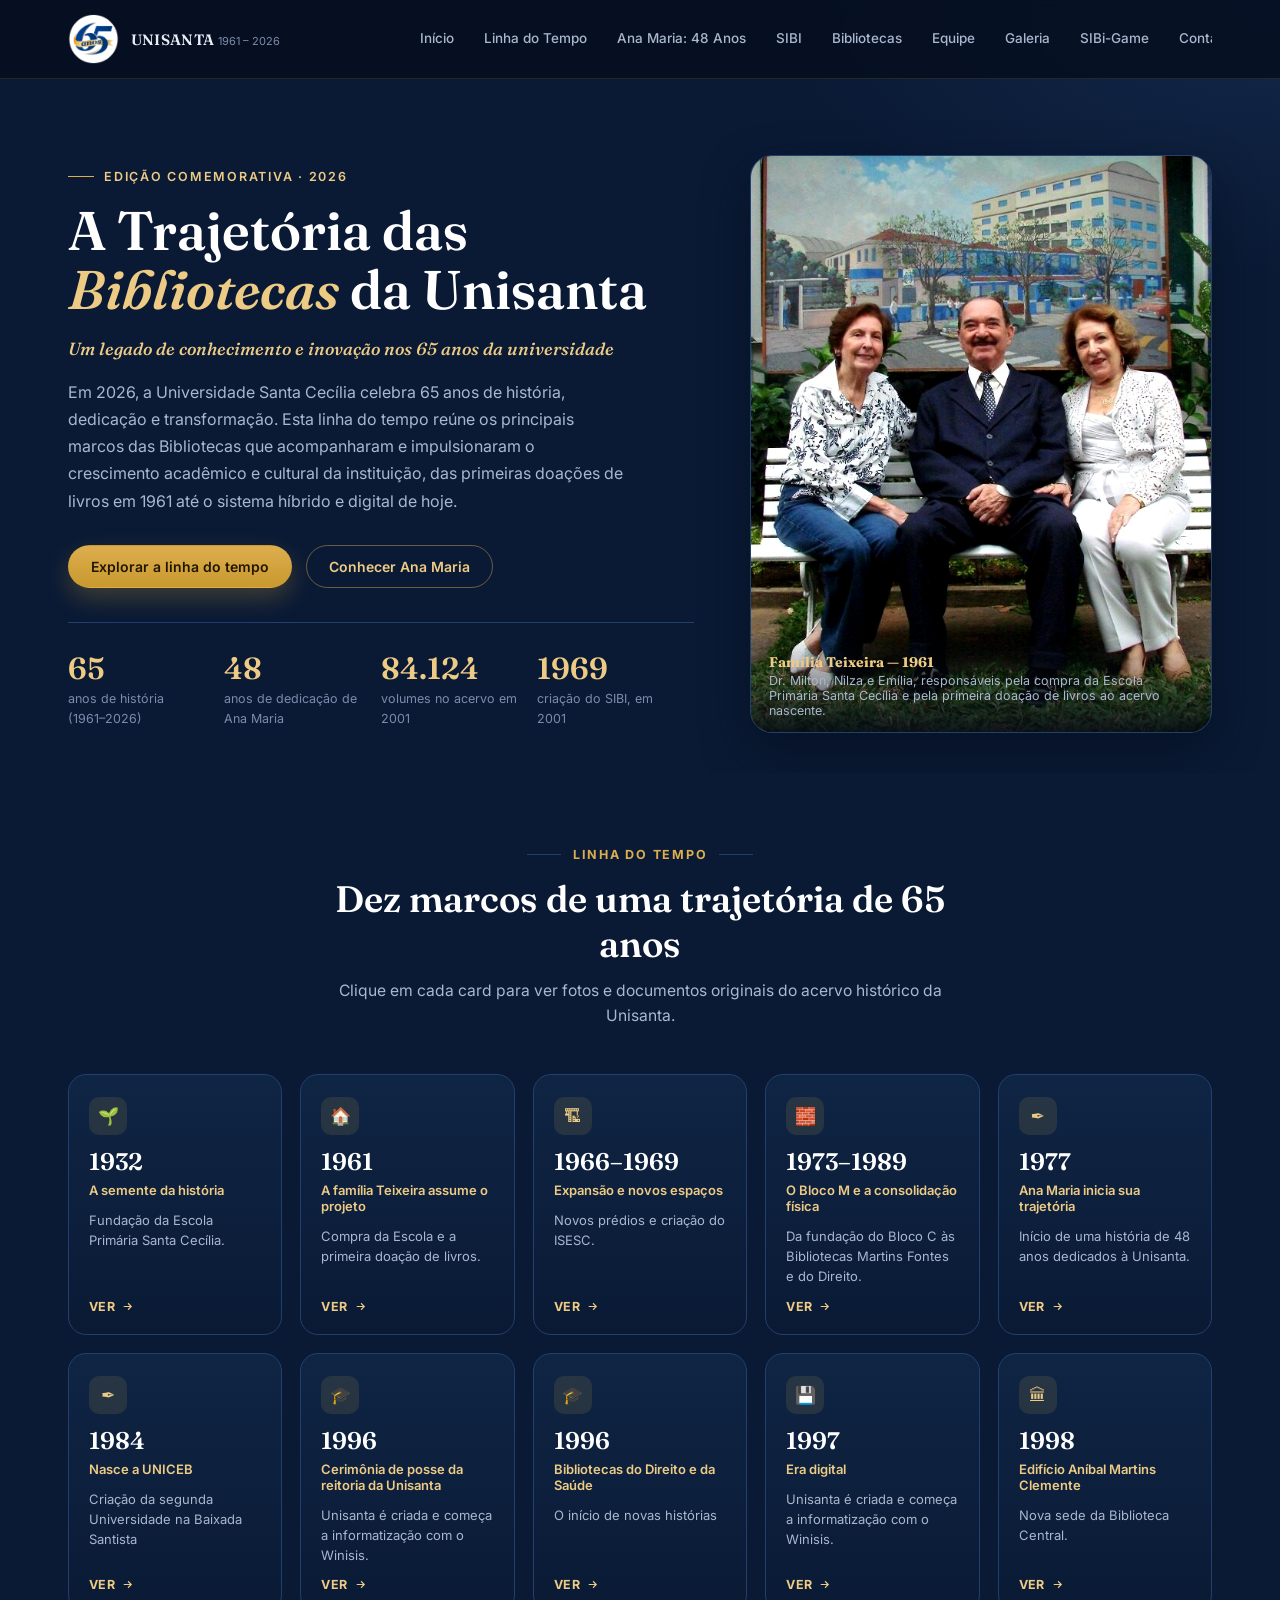
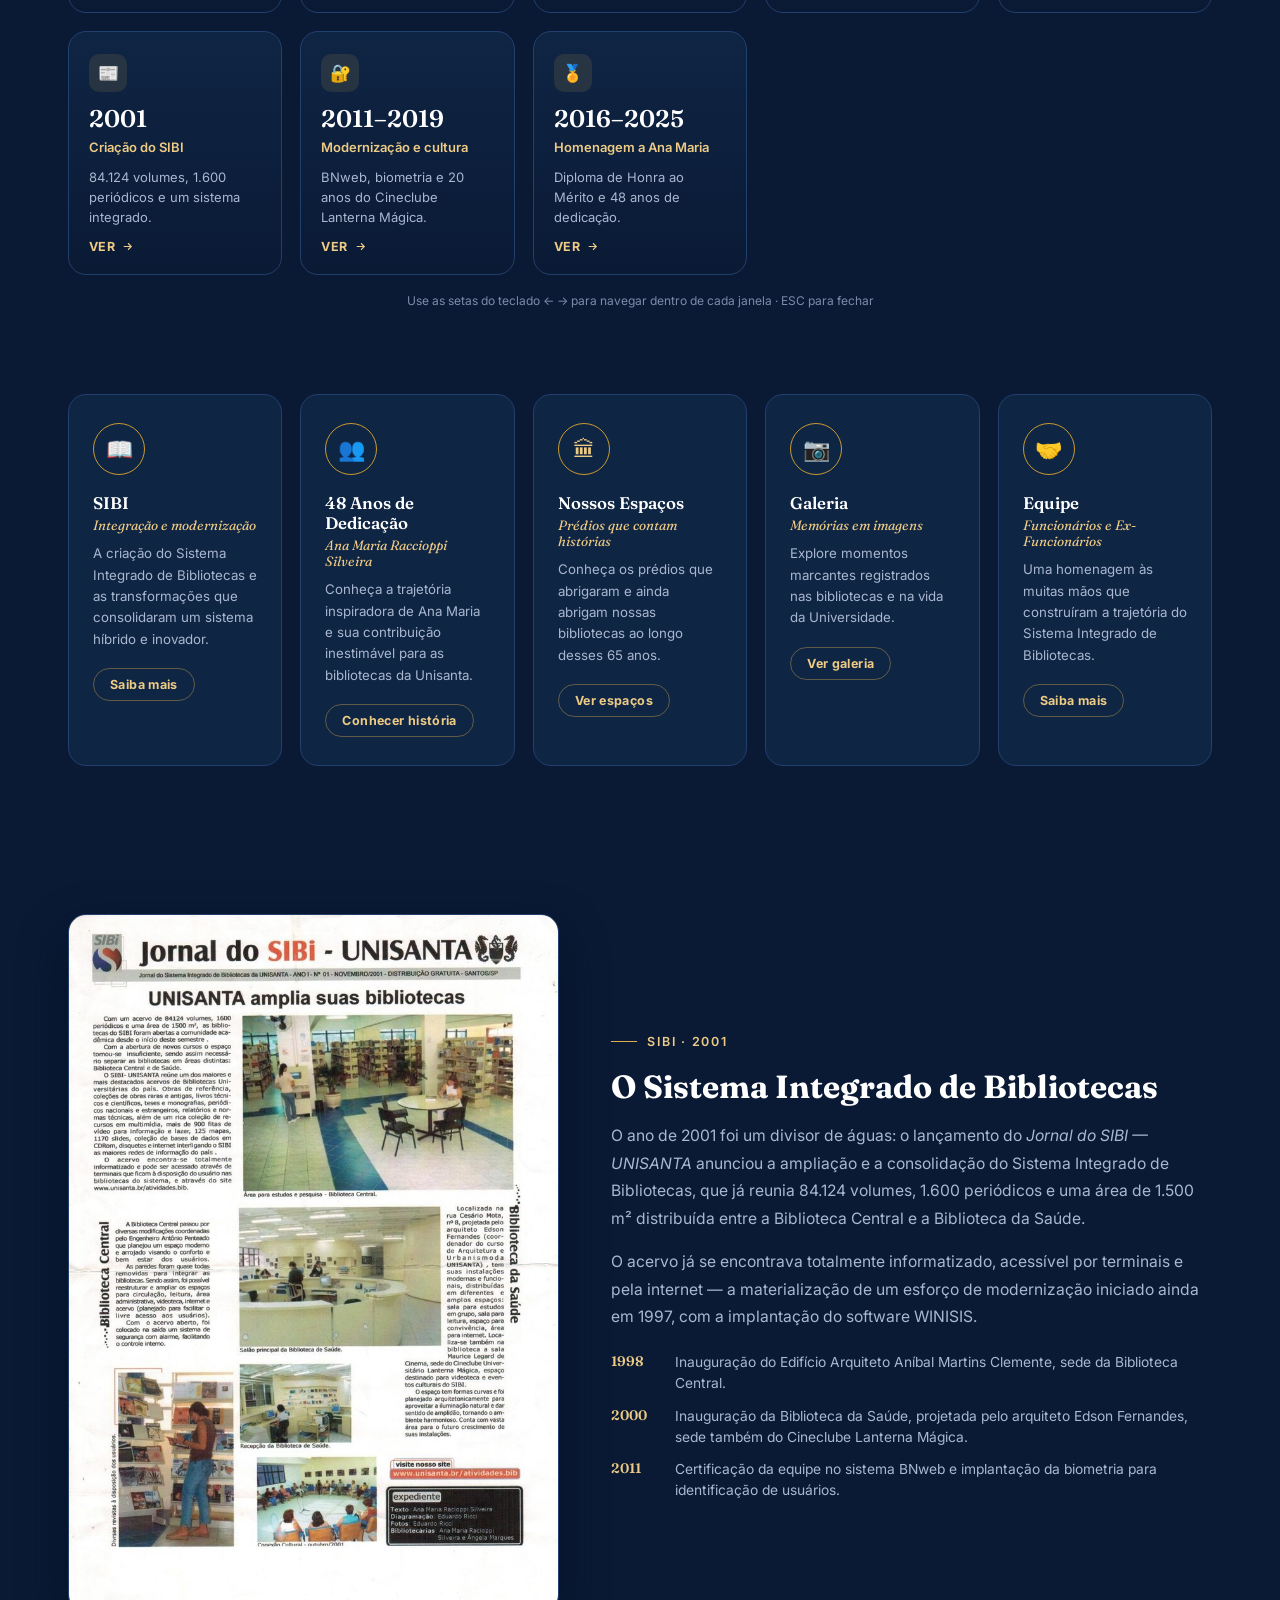
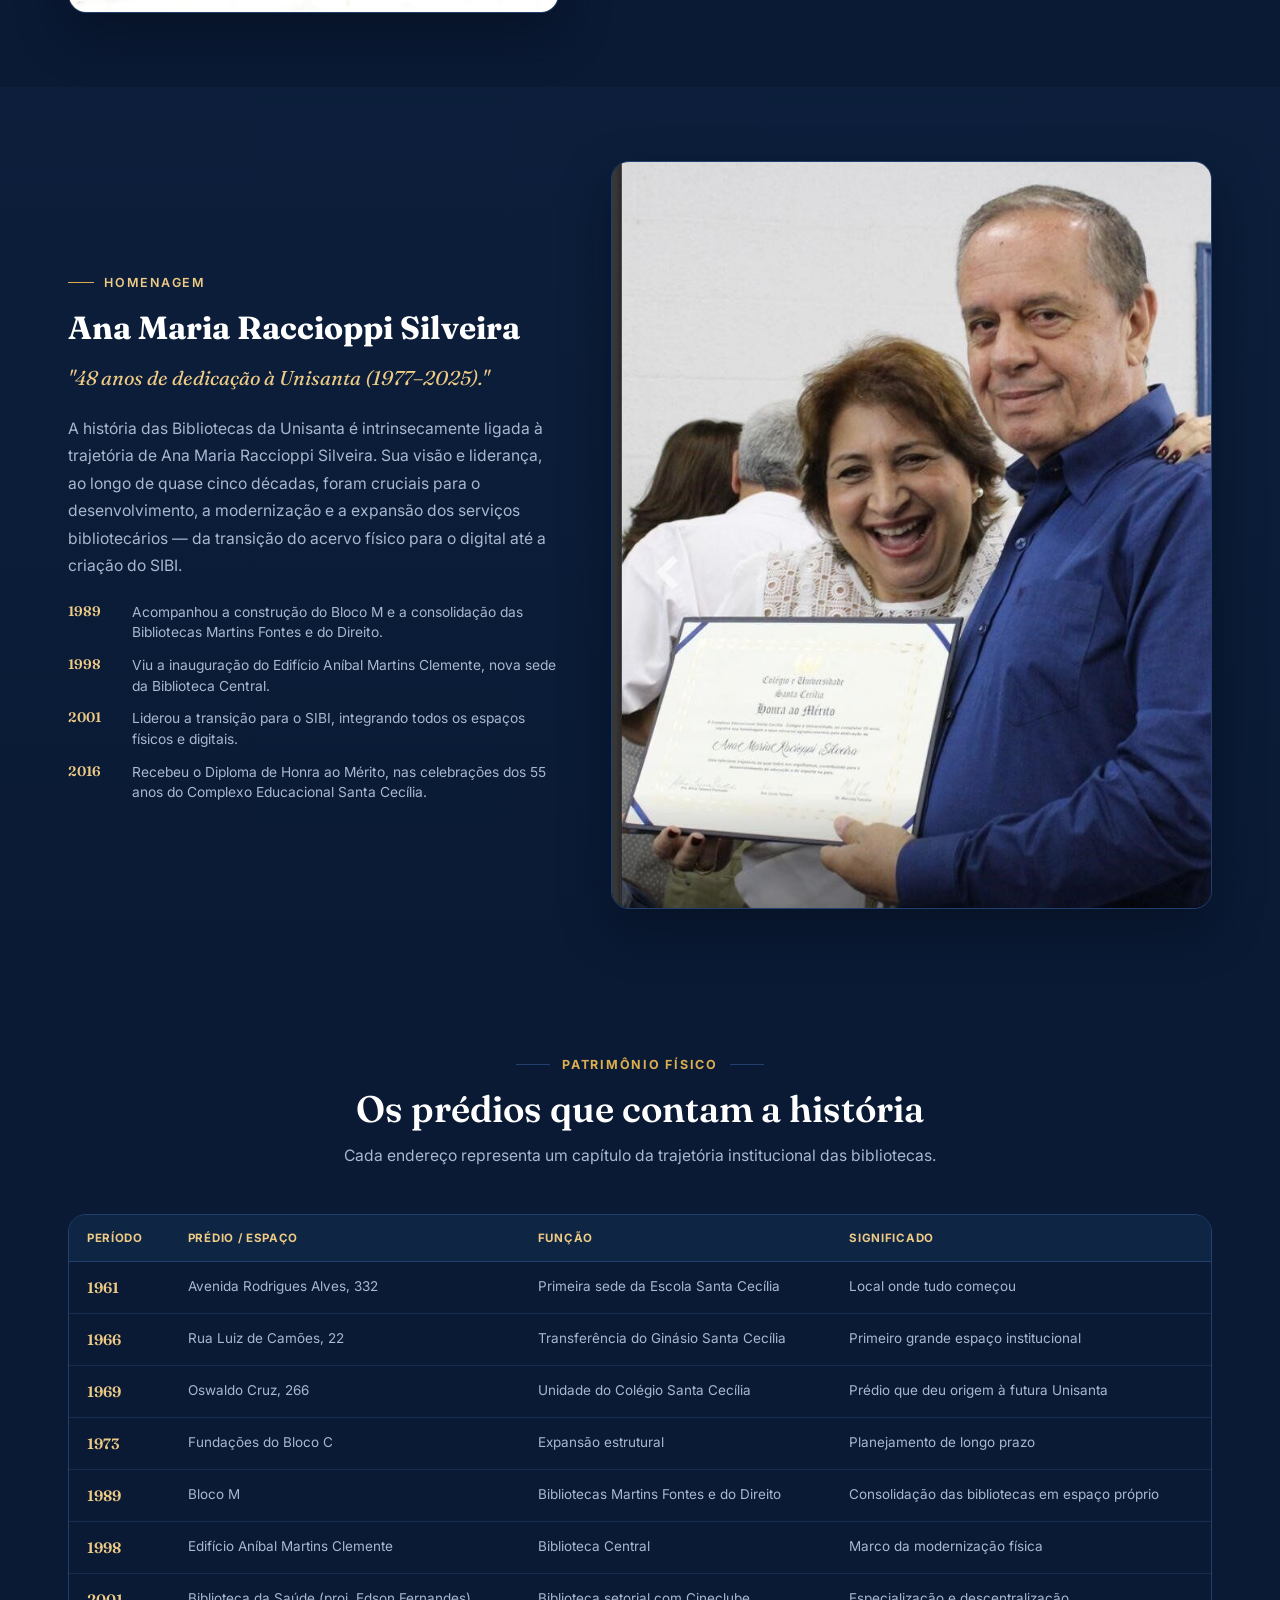
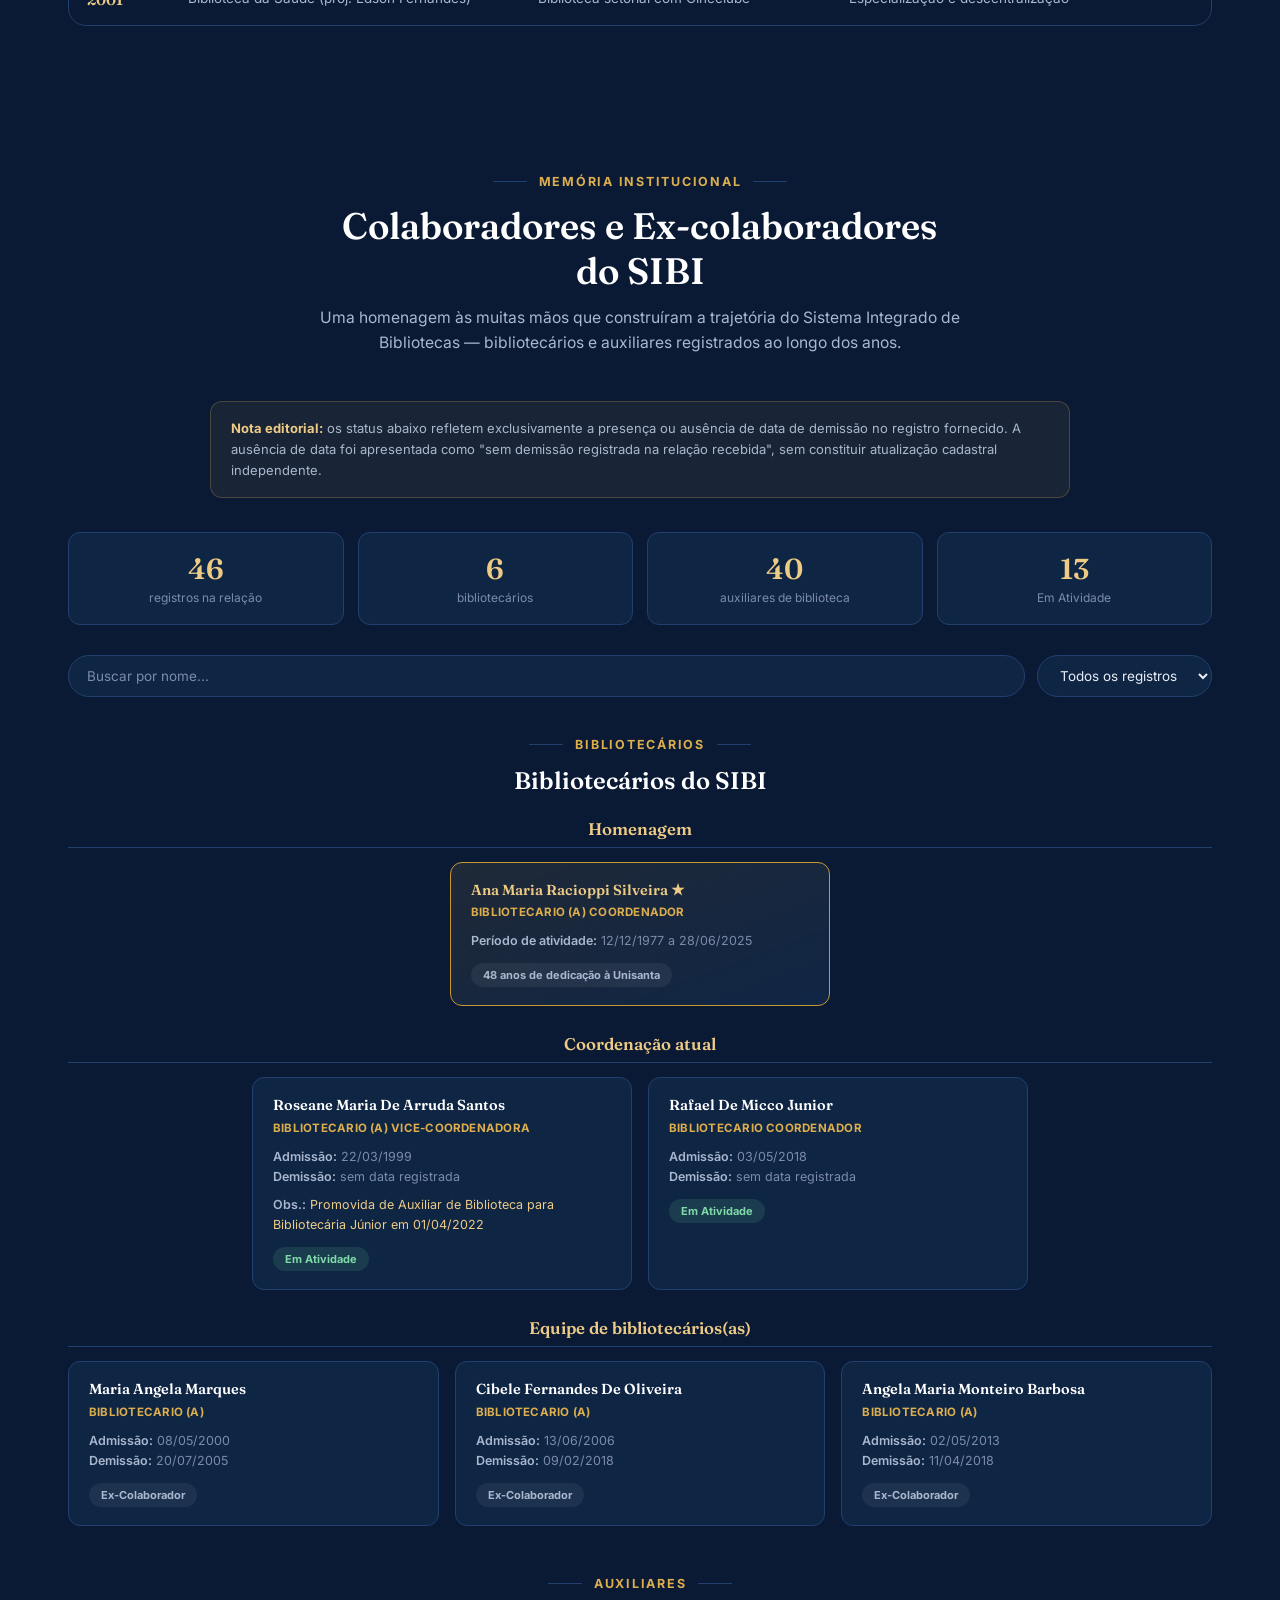
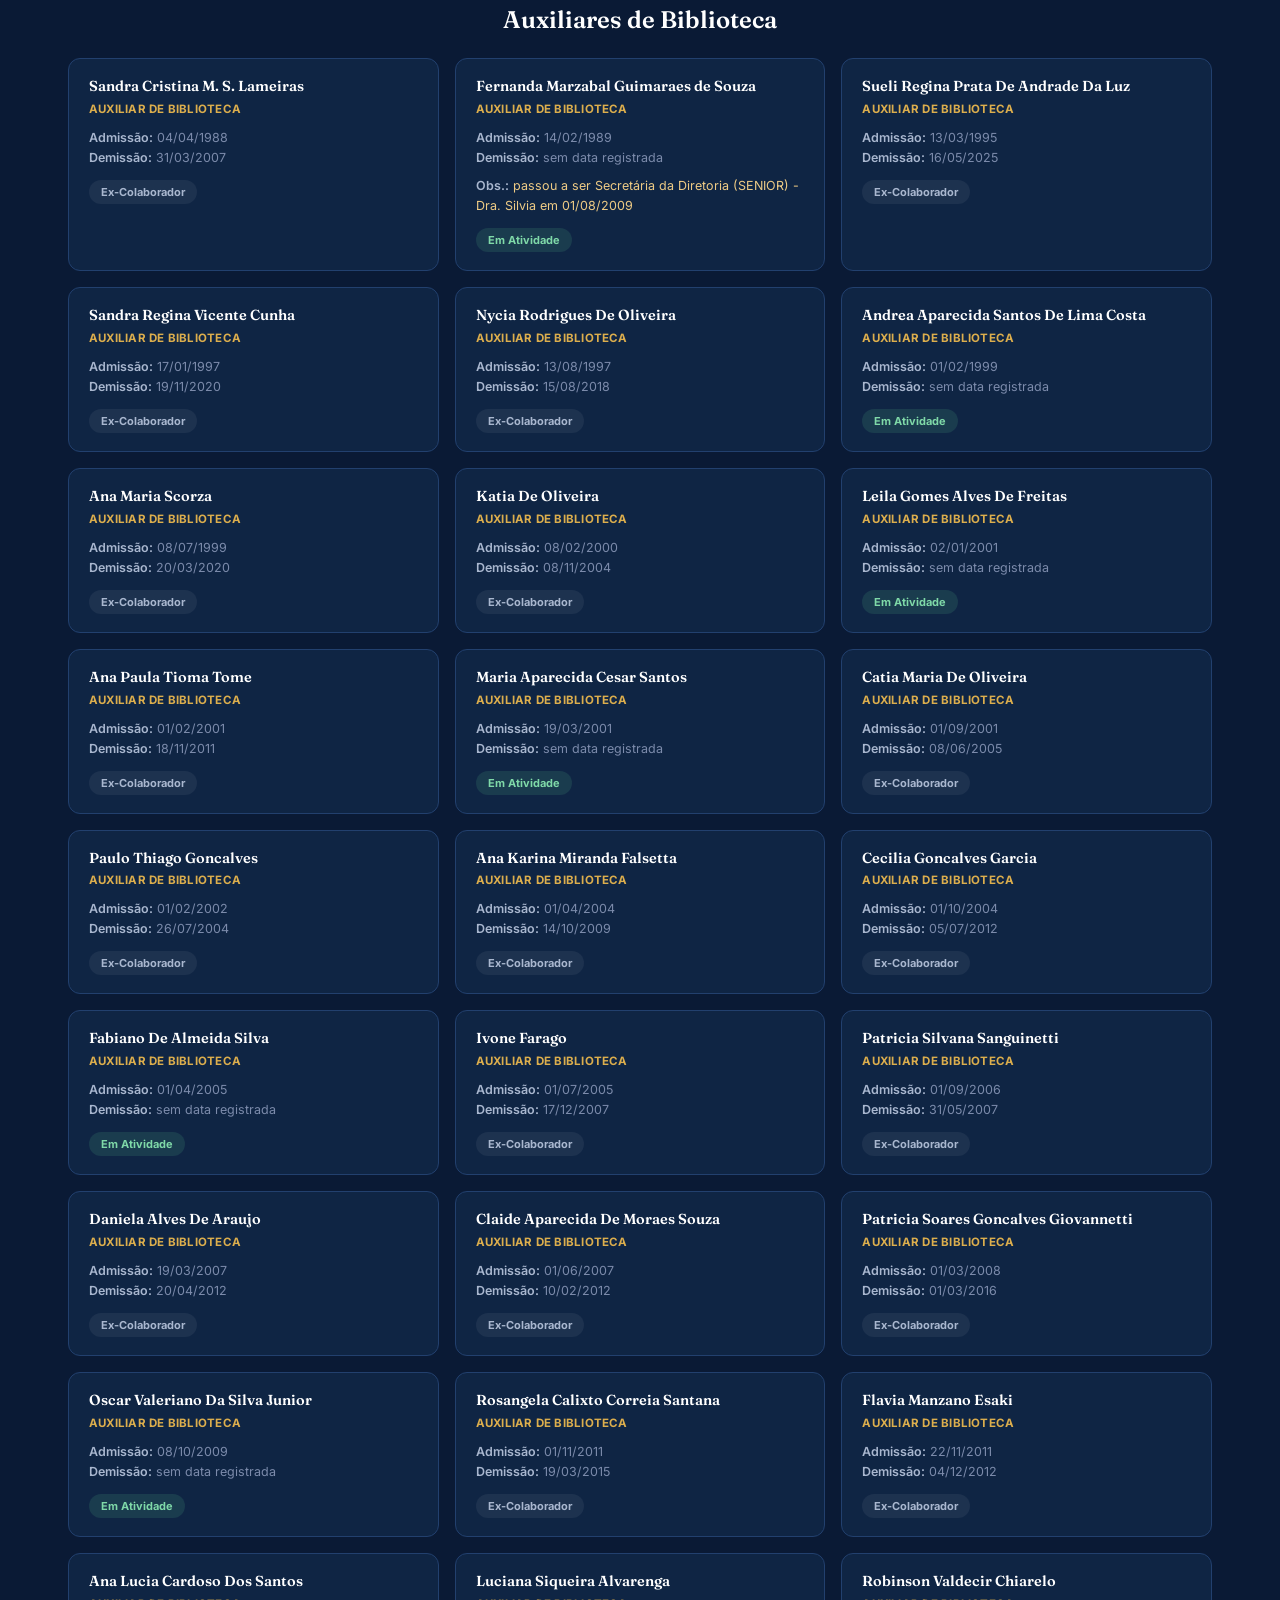
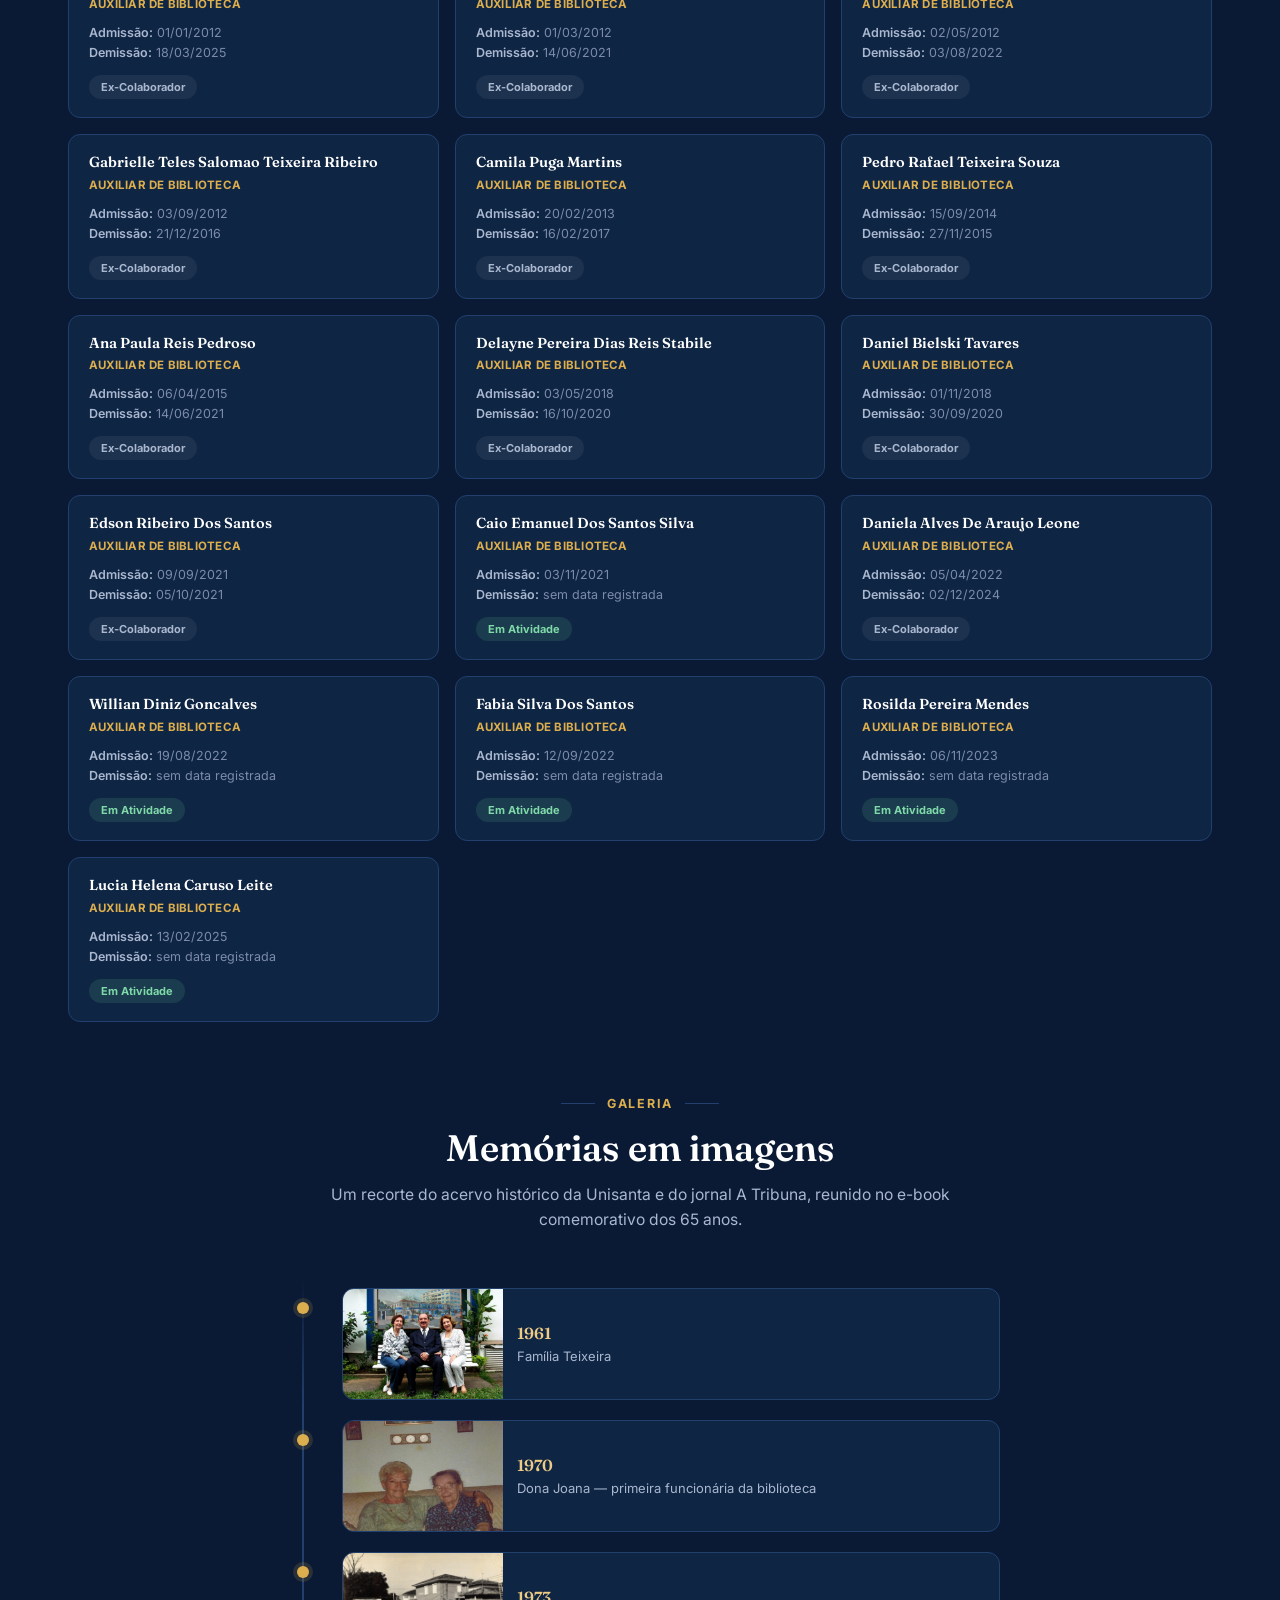
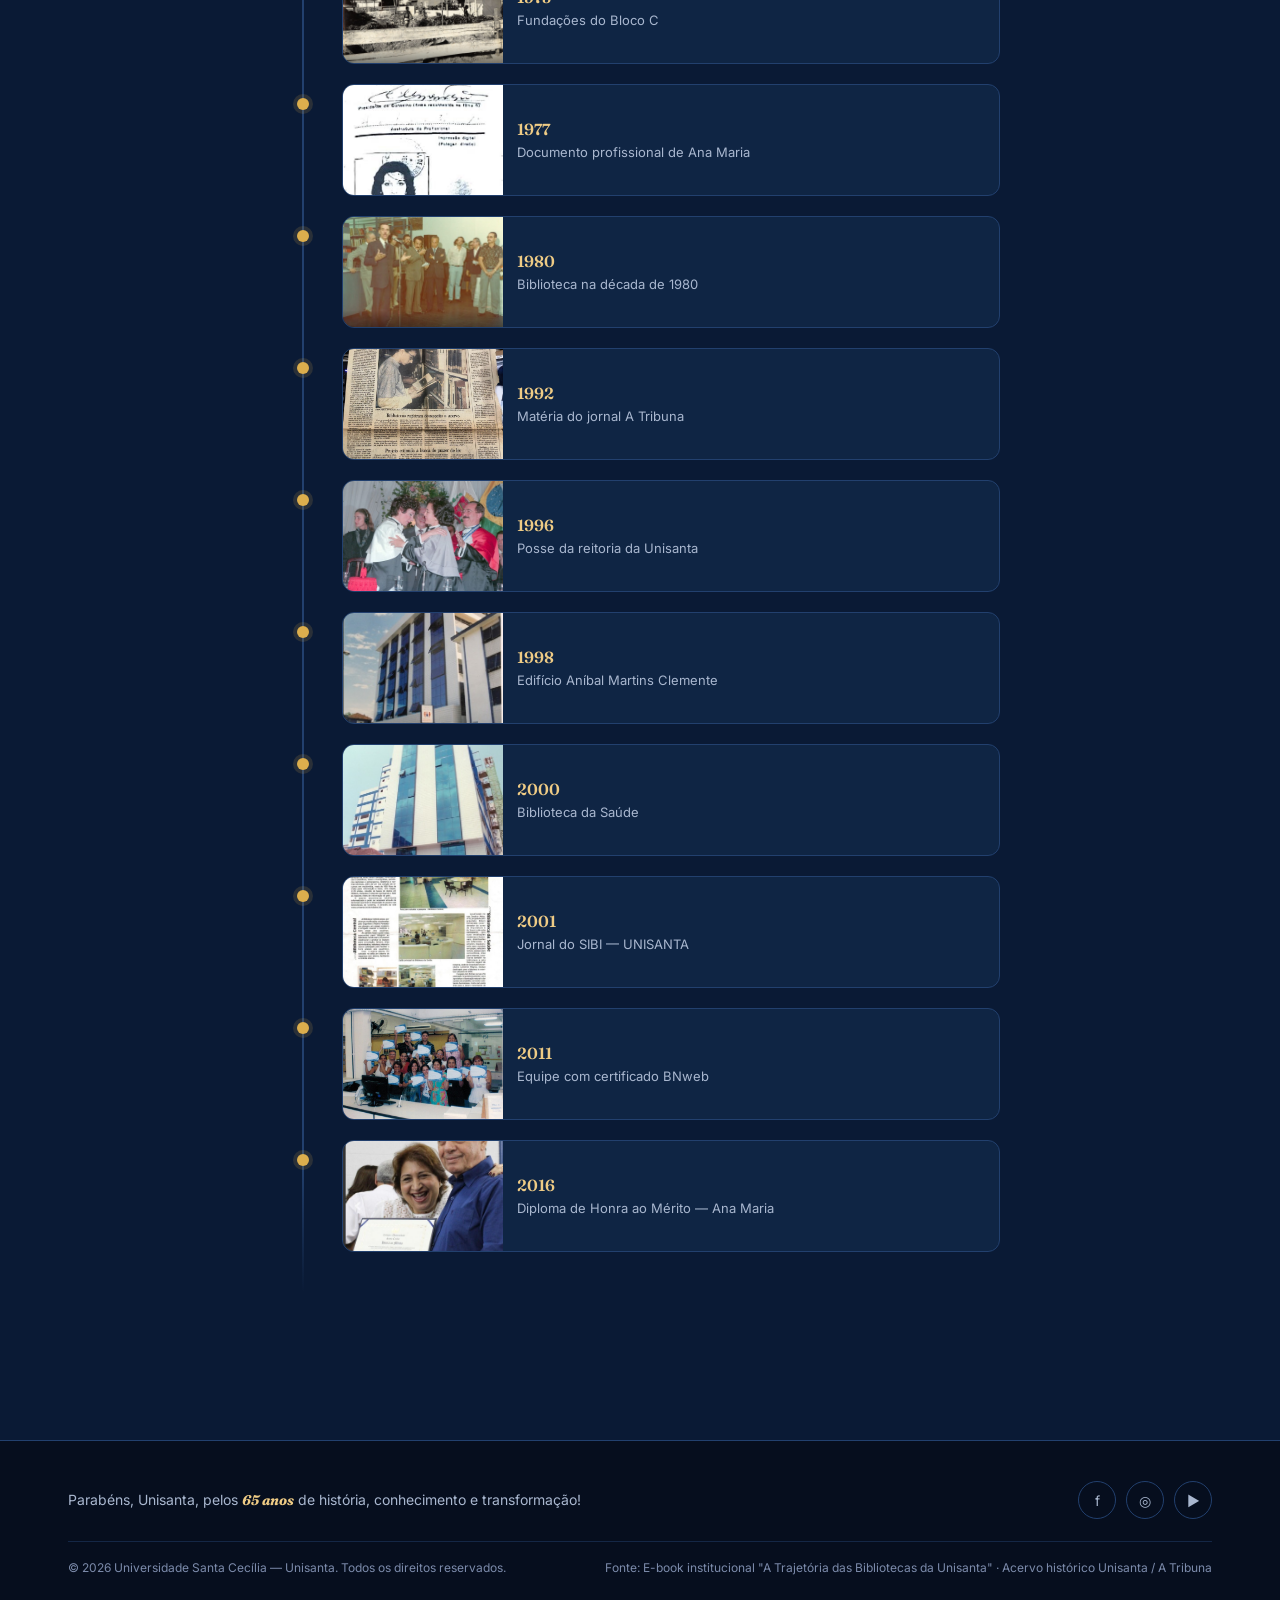
<file: index.html>
<!DOCTYPE html>
<html lang="pt-BR">
<head>
<meta charset="UTF-8">
<meta name="viewport" content="width=device-width, initial-scale=1.0">
<title>A Trajetória das Bibliotecas da Unisanta — 65 Anos</title>
<meta name="description" content="Linha do tempo comemorativa dos 65 anos da Unisanta: a história das Bibliotecas, do SIBI e da trajetória de Ana Maria Raccioppi Silveira.">
<link rel="preconnect" href="https://fonts.googleapis.com">
<link rel="preconnect" href="https://fonts.gstatic.com" crossorigin>
<link href="https://fonts.googleapis.com/css2?family=Fraunces:opsz,wght@9..144,400;9..144,500;9..144,600;9..144,700&family=Inter:wght@400;500;600;700&display=swap" rel="stylesheet">
<link rel="stylesheet" href="style.css">
</head>
<body>

<header class="site">
  <div class="nav-row">
    <a class="brand" href="#topo">
      <img src="images/logo1.png" alt="Unisanta 65 anos" height="50"></span>
      <span class="brand-text">
        <span class="t1">UNISANTA</span>
        <span class="t2">1961 – 2026</span>
      </span>
    </a>
    <nav class="links">
      <a href="#topo">Início</a>
      <a href="#linha-do-tempo">Linha do Tempo</a>
      <a href="#ana-maria">Ana Maria: 48 Anos</a>
      <a href="#sibi">SIBI</a>
      <a href="#predios">Bibliotecas</a>
      <a href="#equipe">Equipe</a>
      <a href="#galeria">Galeria</a>
      <a href="Jogo-tela-cheia.html">SIBi-Game</a>
      <a href="#contato">Contato</a>
    </nav>
  </div>
</header>

<main id="topo">

  <!-- HERO -->
  <section class="hero">
    <div class="wrap hero-grid">
      <div>
        <div class="eyebrow">EDIÇÃO COMEMORATIVA · 2026</div>
        <h1>A Trajetória das <em>Bibliotecas</em> da Unisanta</h1>
        <p class="lede">Um legado de conhecimento e inovação nos 65 anos da universidade</p>
        <p class="body">Em 2026, a Universidade Santa Cecília celebra 65 anos de história, dedicação e transformação. Esta linha do tempo reúne os principais marcos das Bibliotecas que acompanharam e impulsionaram o crescimento acadêmico e cultural da instituição, das primeiras doações de livros em 1961 até o sistema híbrido e digital de hoje.</p>
        <div class="hero-ctas">
          <a href="#linha-do-tempo" class="btn btn-gold">Explorar a linha do tempo</a>
          <a href="#ana-maria" class="btn btn-line">Conhecer Ana Maria</a>
        </div>
        <div class="stat-strip">
          <div class="stat"><b>65</b><span>anos de história (1961–2026)</span></div>
          <div class="stat"><b>48</b><span>anos de dedicação de Ana Maria</span></div>
          <div class="stat"><b>84.124</b><span>volumes no acervo em 2001</span></div>
          <div class="stat"><b>1969</b><span>criação do SIBI, em 2001</span></div>
        </div>
      </div>
      <div class="hero-portrait">
        <img src="images/1961-familia-teixeira.jpg" alt="Família Teixeira em 1961, fundadores da Escola Santa Cecília">
        <div class="cap"><b>Família Teixeira — 1961</b>Dr. Milton, Nilza e Emília, responsáveis pela compra da Escola Primária Santa Cecília e pela primeira doação de livros ao acervo nascente.</div>
      </div>
    </div>
  </section>

  <!-- LINHA DO TEMPO -->
  <section class="section" id="linha-do-tempo">
    <div class="wrap">
      <div class="section-head">
        <div class="kicker">Linha do tempo</div>
        <h2>Dez marcos de uma trajetória de 65 anos</h2>
        <p>Clique em cada card para ver fotos e documentos originais do acervo histórico da Unisanta.</p>
      </div>

      <div class="tl-rail">
        <div class="line"></div>
        <div class="tl-dots">
          <div class="tl-dot"><div class="pt"></div><span>1932–1969</span></div>
          <div class="tl-dot"><div class="pt"></div><span>1973–1989</span></div>
          <div class="tl-dot"><div class="pt"></div><span>1996–1998</span></div>
          <div class="tl-dot"><div class="pt"></div><span>2001–2011</span></div>
          <div class="tl-dot"><div class="pt"></div><span>2016–2025</span></div>
        </div>
      </div>

      <div class="tl-grid" id="timelineGrid"></div>
      <p class="fade-note">Use as setas do teclado ← → para navegar dentro de cada janela · ESC para fechar</p>
    </div>
  </section>

  <!-- FEATURE CARDS -->
  <section class="section" style="padding-top:0">
    <div class="wrap">
      <div class="feat-grid">
        <div class="feat-card">
          <div class="feat-ring">📖</div>
          <h3>SIBI</h3>
          <span class="sub">Integração e modernização</span>
          <p>A criação do Sistema Integrado de Bibliotecas e as transformações que consolidaram um sistema híbrido e inovador.</p>
          <a class="feat-link" href="#sibi">Saiba mais</a>
        </div>
        <div class="feat-card">
          <div class="feat-ring">👥</div>
          <h3>48 Anos de Dedicação</h3>
          <span class="sub">Ana Maria Raccioppi Silveira</span>
          <p>Conheça a trajetória inspiradora de Ana Maria e sua contribuição inestimável para as bibliotecas da Unisanta.</p>
          <a class="feat-link" href="#ana-maria">Conhecer história</a>
        </div>
        <div class="feat-card">
          <div class="feat-ring">🏛</div>
          <h3>Nossos Espaços</h3>
          <span class="sub">Prédios que contam histórias</span>
          <p>Conheça os prédios que abrigaram e ainda abrigam nossas bibliotecas ao longo desses 65 anos.</p>
          <a class="feat-link" href="#predios">Ver espaços</a>
        </div>
        <div class="feat-card">
          <div class="feat-ring">📷</div>
          <h3>Galeria</h3>
          <span class="sub">Memórias em imagens</span>
          <p>Explore momentos marcantes registrados nas bibliotecas e na vida da Universidade.</p>
          <a class="feat-link" href="#galeria">Ver galeria</a>
        </div>
        <div class="feat-card">
          <div class="feat-ring">🤝</div>
          <h3>Equipe</h3>
          <span class="sub">Funcionários e Ex-Funcionários</span>
          <p>Uma homenagem às muitas mãos que construíram a trajetória do Sistema Integrado de Bibliotecas.</p>
          <a class="feat-link" href="#equipe">Saiba mais</a>
        </div>
      </div>
    </div>
  </section>

  <!-- SIBI -->
  <section class="section" id="sibi">
    <div class="wrap anamaria">
      <div class="am-photo"><img src="images/2001-jornal-sibi.jpg" alt="Jornal do SIBI Unisanta, edição de novembro de 2001"></div>
      <div>
        <div class="eyebrow">SIBI · 2001</div>
        <h2 style="color:#fff;font-size:2rem;margin:0 0 16px;">O Sistema Integrado de Bibliotecas</h2>
        <div class="am-body">
          <p>O ano de 2001 foi um divisor de águas: o lançamento do <em>Jornal do SIBI — UNISANTA</em> anunciou a ampliação e a consolidação do Sistema Integrado de Bibliotecas, que já reunia 84.124 volumes, 1.600 periódicos e uma área de 1.500 m² distribuída entre a Biblioteca Central e a Biblioteca da Saúde.</p>
          <p>O acervo já se encontrava totalmente informatizado, acessível por terminais e pela internet — a materialização de um esforço de modernização iniciado ainda em 1997, com a implantação do software WINISIS.</p>
        </div>
        <ul class="am-list">
          <li><b>1998</b> Inauguração do Edifício Arquiteto Aníbal Martins Clemente, sede da Biblioteca Central.</li>
          <li><b>2000</b> Inauguração da Biblioteca da Saúde, projetada pelo arquiteto Edson Fernandes, sede também do Cineclube Lanterna Mágica.</li>
          <li><b>2011</b> Certificação da equipe no sistema BNweb e implantação da biometria para identificação de usuários.</li>
        </ul>
      </div>
    </div>
  </section>

  <!-- ANA MARIA -->
  <section class="section" id="ana-maria" style="background:linear-gradient(180deg, rgba(15,37,68,.4), transparent);">
    <div class="wrap anamaria">
      <div>
        <div class="eyebrow">HOMENAGEM</div>
        <h2 style="color:#fff;font-size:2rem;margin:0 0 16px;">Ana Maria Raccioppi Silveira</h2>
        <p class="am-quote">"48 anos de dedicação à Unisanta (1977–2025)."</p>
        <div class="am-body">
          <p>A história das Bibliotecas da Unisanta é intrinsecamente ligada à trajetória de Ana Maria Raccioppi Silveira. Sua visão e liderança, ao longo de quase cinco décadas, foram cruciais para o desenvolvimento, a modernização e a expansão dos serviços bibliotecários — da transição do acervo físico para o digital até a criação do SIBI.</p>
        </div>
        <ul class="am-list">
          <li><b>1989</b> Acompanhou a construção do Bloco M e a consolidação das Bibliotecas Martins Fontes e do Direito.</li>
          <li><b>1998</b> Viu a inauguração do Edifício Aníbal Martins Clemente, nova sede da Biblioteca Central.</li>
          <li><b>2001</b> Liderou a transição para o SIBI, integrando todos os espaços físicos e digitais.</li>
          <li><b>2016</b> Recebeu o Diploma de Honra ao Mérito, nas celebrações dos 55 anos do Complexo Educacional Santa Cecília.</li>
        </ul>
      </div>
      <div class="am-photo"><img src="images/2016-diploma-ana-maria.jpg" alt="Ana Maria Raccioppi Silveira recebendo o Diploma de Honra ao Mérito em 2016"></div>
    </div>
  </section>

  <!-- PRÉDIOS -->
  <section class="section" id="predios">
    <div class="wrap">
      <div class="section-head">
        <div class="kicker">Patrimônio físico</div>
        <h2>Os prédios que contam a história</h2>
        <p>Cada endereço representa um capítulo da trajetória institucional das bibliotecas.</p>
      </div>
      <div class="tbl-wrap">
        <table class="predios">
          <thead><tr><th>Período</th><th>Prédio / Espaço</th><th>Função</th><th>Significado</th></tr></thead>
          <tbody>
            <tr><td class="yr">1961</td><td>Avenida Rodrigues Alves, 332</td><td>Primeira sede da Escola Santa Cecília</td><td>Local onde tudo começou</td></tr>
            <tr><td class="yr">1966</td><td>Rua Luiz de Camões, 22</td><td>Transferência do Ginásio Santa Cecília</td><td>Primeiro grande espaço institucional</td></tr>
            <tr><td class="yr">1969</td><td>Oswaldo Cruz, 266</td><td>Unidade do Colégio Santa Cecília</td><td>Prédio que deu origem à futura Unisanta</td></tr>
            <tr><td class="yr">1973</td><td>Fundações do Bloco C</td><td>Expansão estrutural</td><td>Planejamento de longo prazo</td></tr>
            <tr><td class="yr">1989</td><td>Bloco M</td><td>Bibliotecas Martins Fontes e do Direito</td><td>Consolidação das bibliotecas em espaço próprio</td></tr>
            <tr><td class="yr">1998</td><td>Edifício Aníbal Martins Clemente</td><td>Biblioteca Central</td><td>Marco da modernização física</td></tr>
            <tr><td class="yr">2001</td><td>Biblioteca da Saúde (proj. Edson Fernandes)</td><td>Biblioteca setorial com Cineclube</td><td>Especialização e descentralização</td></tr>
          </tbody>
        </table>
      </div>
    </div>
  </section>

  <!-- EQUIPE -->
  <section class="section" id="equipe">
    <div class="wrap">
      <div class="section-head">
        <div class="kicker">Memória institucional</div>
        <h2>Colaboradores e Ex-colaboradores do SIBI</h2>
        <p>Uma homenagem às muitas mãos que construíram a trajetória do Sistema Integrado de Bibliotecas — bibliotecários e auxiliares registrados ao longo dos anos.</p>
      </div>

      <div class="eq-note">
        <strong>Nota editorial:</strong> os status abaixo refletem exclusivamente a presença ou ausência de data de demissão no registro fornecido. A ausência de data foi apresentada como "sem demissão registrada na relação recebida", sem constituir atualização cadastral independente.
      </div>

      <div class="eq-stats" id="eqStats"></div>

      <div class="eq-toolbar">
        <input id="eqSearch" type="search" placeholder="Buscar por nome..." aria-label="Buscar funcionário">
        <select id="eqStatus">
          <option value="todos">Todos os registros</option>
          <option value="Ativo">Em Atividade</option>
          <option value="Ex-funcionário">Ex-Colaborador</option>
        </select>
      </div>

  <!-- BLOCO BIBLIOTECÁRIOS -->
     <div class="section-head" style="margin-top:40px; margin-bottom:24px;">
        <div class="kicker">Bibliotecários</div>
        <h2 style="font-size:1.5rem;">Bibliotecários do SIBI</h2>
      </div>
      <div id="eqGridBibliotecarios">
        <div class="eq-subgroup">
          <h3 class="eq-subttl">Homenagem</h3>
          <div class="eq-grid" id="eqBibHomenagem"></div>
        </div>
        <div class="eq-subgroup">
          <h3 class="eq-subttl">Coordenação atual</h3>
          <div class="eq-grid" id="eqBibCoord"></div>
        </div>
        <div class="eq-subgroup">
          <h3 class="eq-subttl">Equipe de bibliotecários(as)</h3>
          <div class="eq-grid" id="eqBibOutros"></div>
        </div>
      </div>

  <!-- BLOCO AUXILIARES -->
    <div class="section-head" style="margin-top:50px; margin-bottom:24px;">
       <div class="kicker">Auxiliares</div>
       <h2 style="font-size:1.5rem;">Auxiliares de Biblioteca</h2>
      </div>
    <div class="eq-grid" id="eqGridAuxiliares"></div>

  <!-- GALERIA -->
  <section class="section" id="galeria">
    <div class="wrap">
      <div class="section-head">
        <div class="kicker">Galeria</div>
        <h2>Memórias em imagens</h2>
        <p>Um recorte do acervo histórico da Unisanta e do jornal A Tribuna, reunido no e-book comemorativo dos 65 anos.</p>
      </div>
      <div class="gal-timeline" id="galleryGrid"></div>
    </div>
  </section>

</main>

<footer id="contato">
  <div class="wrap">
    <div class="foot-row">
      <div class="foot-msg">Parabéns, Unisanta, pelos <b>65 anos</b> de história, conhecimento e transformação!</div>
      <div class="foot-social">
        <a href="#" aria-label="Facebook">f</a>
        <a href="#" aria-label="Instagram">◎</a>
        <a href="#" aria-label="YouTube">▶</a>
      </div>
    </div>
    <div class="foot-fine">
      <span>© 2026 Universidade Santa Cecília — Unisanta. Todos os direitos reservados.</span>
      <span>Fonte: E-book institucional "A Trajetória das Bibliotecas da Unisanta" · Acervo histórico Unisanta / A Tribuna</span>
    </div>
  </div>
</footer>

<!-- MODAL -->
<div class="overlay" id="overlay">
  <div class="modal" id="modalBox">
    <div class="modal-head">
      <div>
        <div class="yrtag" id="modalYear"></div>
        <h3 id="modalTitle"></h3>
      </div>
      <button class="modal-close" id="modalClose" aria-label="Fechar">✕</button>
    </div>
    <div class="modal-body">
      <div class="modal-imgs" id="modalImgs"></div>
      <div id="modalText"></div>
    </div>
  </div>
</div>

<script>
const TIMELINE = [
  {
    year:"1932",
    icon:"🌱",
    title:"A semente da história",
    teaser:"Fundação da Escola Primária Santa Cecília.",
    text:`<p>Em 1932, a Escola Primária Santa Cecília foi fundada, plantando a semente do futuro complexo educacional que décadas depois daria origem à Unisanta e ao seu sistema de bibliotecas.</p>`,
    images:[{src:"images/1932-primeira-escola.jpg", cap:"Primeira Escola"}]
  },
  {
    year:"1961",
    icon:"🏠",
    title:"A família Teixeira assume o projeto",
    teaser:"Compra da Escola e a primeira doação de livros.",
    text:`<p>O então funcionário do Banco do Brasil, Dr. Milton Teixeira, vendeu sua casa e comprou a Escola Primária Santa Cecília, na Avenida Rodrigues Alves, 332, no Macuco, para construir o Complexo com a ajuda da mulher, a educadora Nilza Teixeira, e da cunhada, a professora Emília Maria Pirilo.</p>
    <p>Foi naquela pequena escola que a família fundadora realizou a primeira doação de livros para a biblioteca nascente — um gesto simbólico que incluía uma Bíblia Sagrada com a dedicatória do Dr. Milton Teixeira: <em>"Estudentes e trabalhem, amem seus pais."</em></p>`,
    images:[
      {src:"images/1961-familia-teixeira.jpg", cap:"Família Teixeira — Dr. Milton, Nilza e Emília (1961)"}
    ]
  },
  {
    year:"1966–1969",
    icon:"🏗",
    title:"Expansão e novos espaços",
    teaser:"Novos prédios e criação do ISESC.",
    text:`<p>Em 1966, o Ginásio Santa Cecília foi transferido para a Rua Luiz de Camões, 22, marcando a primeira grande mudança estrutural. Em 1967, foi criado o Lar Infantil Santa Rita de Cássia, um compromisso social que se estendeu por décadas.</p>
    <p>Em 1969, com a criação do ISESC (Instituto Superior de Educação Santa Cecília) e a autorização do Curso Técnico de Contabilidade, a necessidade de um espaço adequado para o ensino superior tornou-se evidente. Em 1971, com a criação do curso de Engenharia, a biblioteca passou a acompanhar o crescimento do ensino superior. Figuras pioneiras como Dona Joana, primeira funcionária da biblioteca, assentaram as bases para a organização dos primeiros acervos.</p>`,
    images:[
      {src:"images/dona-joana.jpg", cap:"Dona Joana — primeira funcionária da biblioteca (década de 1970)"}
    ]
  },
  {
    year:"1973–1989",
    icon:"🧱",
    title:"O Bloco M e a consolidação física",
    teaser:"Da fundação do Bloco C às Bibliotecas Martins Fontes e do Direito.",
    text:`<p>A década de 1980 foi marcada por importantes obras estruturais. Em 1973, teve início a 1ª Etapa das Fundações do Bloco C, demonstrando o planejamento de longo prazo da instituição.</p>
    <p>Em 1989, teve início a construção do Bloco M, um marco na história das bibliotecas: o prédio foi projetado para abrigar as Bibliotecas Martins Fontes e do Direito, consolidando um espaço físico adequado para o crescente acervo e a comunidade acadêmica. Em 1992, uma matéria do jornal A Tribuna já destacava que a biblioteca atendia cerca de 12 mil frequentadores mensais.</p>`,
    images:[
      {src:"images/1973-fundacoes-bloco-c.png", cap:"1973 — 1ª Etapa das Fundações do Bloco C"},
      {src:"images/biblioteca-decada-1980.jpg", cap:"Biblioteca na década de 1980"},
      {src:"images/1992-tribuna.jpg", cap:"Matéria do jornal A Tribuna, 1992"}
    ]
  },
  {
    year:"1977",
    icon:"✒️",
    title:"Ana Maria inicia sua trajetória",
    teaser:"Início de uma história de 48 anos dedicados à Unisanta.",
    text:`<p>Em 1977, um marco significativo na história das bibliotecas teve início: a trajetória de Ana Maria Raccioppi Silveira na instituição. Sua visão e liderança, ao longo de quase cinco décadas, seriam cruciais para o desenvolvimento, a modernização e a expansão dos serviços bibliotecários — até 2025, somando 48 anos de dedicação.</p>`,
    images:[
      {src:"images/1977-carteira-ana-maria.jpg", cap:"Documento profissional de Ana Maria Raccioppi Silveira, 1977"}
    ]
  },
  {
    year:"1984",
    icon:"✒️",
    title:"Nasce a UNICEB",
    teaser:"Criação da segunda Universidade na Baixada Santista",
    text:`<p>Em 4 de junho de 1984, marca a integração do Instituto Superior de Ensino Santa Cecilia (ISESC) com o Centro de Estudos Unificados Bandeirantes (Ceuban).<\p>
      <p> Criando a UNICEB - Universidade Santa Cecilia dos Bandeirantes. </p>`,
    images:[
      {src:"images/1984-criacao-UNICEB.jpg", cap:"Matéria do jornal A Tribuna, 1984"}
    ]
  },
  {
    year:"1996",
    icon:"🎓",
    title:"Cerimônia de posse da reitoria da Unisanta",
    teaser:"Unisanta é criada e começa a informatização com o Winisis.",
    text:`<p>Em 23 de fevereiro de 1996, com autorização do Ministério da Educação, a antiga Universidade Santa Cecília dos Bandeirantes foi desmembrada, dando origem à Unisanta — Universidade Santa Cecília, reconhecida pela portaria nº 150. A cerimônia de posse da nova reitoria marcou oficialmente o início de uma nova era administrativa e acadêmica.</p>`,
    images:[
      {src:"images/1996-posse-reitoria-1.jpg", cap:"Cerimônia de posse da reitoria da Unisanta, 1996"}
    ]
  },
  {
    year:"1996",
    icon:"🎓",
    title:"Bibliotecas do Direito e da Saúde",
    teaser:"O início de novas histórias",
    text:`<p>O ano de 1996 marcou um importante momento na história da Universidade, com a criação da Biblioteca do Direito e da Biblioteca da Saúde, acompanhando o início dos cursos de Direito e Fisioterapia, respectivamente.</p>
          <p>Mais do que novos espaços para livros e estudos, essas bibliotecas nasceram para acompanhar o crescimento da comunidade acadêmica, tornando-se parte importante da trajetória de alunos, professores e profissionais que passaram por esses cursos ao longo dos anos.</p>`,
    images:[]
  },
  {
    year:"1997",
    icon:"💾",
    title:"Era digital",
    teaser:"Unisanta é criada e começa a informatização com o Winisis.",
    text:`<p>Em 1997, uma solicitação formal foi feita para a implantação do software WINISIS (Microisis para Windows), visando otimizar o gerenciamento do acervo. Ana Maria R. Silveira e Carmen Vera de Boer Guidoni assinaram o documento — um passo fundamental rumo à modernização, numa época em que os computadores disponíveis eram, nas palavras da própria Ana Maria, "processadores 286 muito antigos".</p>`,
    images:[
      {src:"images/1997-carta-informatizacao.jpg", cap:"Carta sobre a informatização das bibliotecas, 1997"}
    ]
  },
  {
    year:"1998",
    icon:"🏛",
    title:"Edifício Aníbal Martins Clemente",
    teaser:"Nova sede da Biblioteca Central.",
    text:`<p>Em 1998, foi inaugurado o Edifício Arquiteto Aníbal Martins Clemente, que passou a abrigar a Biblioteca Central. Este prédio representou a consolidação física do sistema de bibliotecas, oferecendo um espaço moderno, amplo e adequado às necessidades da comunidade acadêmica — pouco tempo depois, a Biblioteca da Saúde, projetada pelo arquiteto Edson Fernandes, seria inaugurada para abrigar também o Cineclube Lanterna Mágica.</p>`,
    images:[
      {src:"images/1998-edificio-anibal-clemente.jpg", cap:"Edifício Arquiteto Aníbal Martins Clemente, sede da Biblioteca Central"},
      {src:"images/2000-biblioteca-saude.jpg", cap:"Biblioteca da Saúde, projeto do arquiteto Edson Fernandes"}
    ]
  },
  {
    year:"2001",
    icon:"📰",
    title:"Criação do SIBI",
    teaser:"84.124 volumes, 1.600 periódicos e um sistema integrado.",
    text:`<p>O ano de 2001 foi um divisor de águas. O lançamento do Jornal do SIBI — UNISANTA anunciou a ampliação e a consolidação do Sistema Integrado de Bibliotecas (SIBI). O acervo já contava com 84.124 volumes, 1.600 periódicos e uma área de 1.500 m², totalmente informatizado e acessível através de terminais e da internet.</p>
    <p>A estrutura foi dividida entre a Biblioteca Central e a Biblioteca da Saúde, aproximando o acervo dos cursos específicos e representando a integração de todas as bibliotecas da universidade.</p>`,
    images:[
      {src:"images/2001-jornal-sibi.jpg", cap:"Jornal do SIBI — UNISANTA, Ano I, Nº 01, Novembro de 2001"}
    ]
  },
  {
    year:"2011–2019",
    icon:"🔐",
    title:"Modernização e cultura",
    teaser:"BNweb, biometria e 20 anos do Cineclube Lanterna Mágica.",
    text:`<p>A modernização continuou com a implementação de novas tecnologias. Em 2011, a equipe recebeu certificados do sistema BNweb, indicando a constante atualização e capacitação, além da instalação de um sistema de biometria para identificação de usuários.</p>
    <p>A década de 2010 também trouxe a Biblioteca Virtual da Pearson (2010), a base de dados científica da EBSCO (2013), a parceria com a Editora Saraiva (2014), a criação do Centro de Documentação Histórica de Santos (2015) e a Revista dos Tribunais Online (2016). Em 2019, o Cineclube Lanterna Mágica, criado em 1999, celebrou 20 anos de atividade cultural.</p>`,
    images:[
      {src:"images/2011-equipe-bnweb.jpg", cap:"Equipe com certificado do sistema BNweb, 2011"},
      {src:"images/marcos-decada-2010.jpg", cap:"Linha do tempo de marcos tecnológicos e culturais, 1999–2024"}
    ]
  },
  {
    year:"2016–2025",
    icon:"🏅",
    title:"Homenagem a Ana Maria",
    teaser:"Diploma de Honra ao Mérito e 48 anos de dedicação.",
    text:`<p>Em reconhecimento à sua inestimável contribuição, Ana Maria Raccioppi Silveira foi agraciada com o Diploma de Honra ao Mérito em 19 de novembro de 2016, durante as celebrações dos 55 anos do Complexo Educacional Santa Cecília.</p>
    <p>Com 48 anos de dedicação à instituição (1977–2025), Ana Maria foi a força motriz por trás de inúmeras inovações e conquistas, acompanhando a transição do acervo físico para o digital e a criação do SIBI — um legado que se celebra junto com os 65 anos da Unisanta.</p>`,
    images:[
      {src:"images/2016-diploma-ana-maria.jpg", cap:"Diploma de Honra ao Mérito, concedido a Ana Maria Raccioppi Silveira em 2016"}
    ]
  }
];

const GALLERY = [
  {src:"images/1961-familia-teixeira.jpg", cap:"Família Teixeira", year:"1961"},
  {src:"images/dona-joana.jpg", cap:"Dona Joana — primeira funcionária da biblioteca", year:"1970"},
  {src:"images/1973-fundacoes-bloco-c.png", cap:"Fundações do Bloco C", year:"1973"},
  {src:"images/1977-carteira-ana-maria.jpg", cap:"Documento profissional de Ana Maria", year:"1977"},
  {src:"images/biblioteca-decada-1980.jpg", cap:"Biblioteca na década de 1980", year:"1980"},
  {src:"images/1992-tribuna.jpg", cap:"Matéria do jornal A Tribuna", year:"1992"},
  {src:"images/1996-posse-reitoria-1.jpg", cap:"Posse da reitoria da Unisanta", year:"1996"},
  {src:"images/1998-edificio-anibal-clemente.jpg", cap:"Edifício Aníbal Martins Clemente", year:"1998"},
  {src:"images/2000-biblioteca-saude.jpg", cap:"Biblioteca da Saúde", year:"2000"},
  {src:"images/2001-jornal-sibi.jpg", cap:"Jornal do SIBI — UNISANTA", year:"2001"},
  {src:"images/2011-equipe-bnweb.jpg", cap:"Equipe com certificado BNweb", year:"2011"},
  {src:"images/2016-diploma-ana-maria.jpg", cap:"Diploma de Honra ao Mérito — Ana Maria", year:"2016"}
];

const STAFF = [{"nome_exibicao":"Ana Maria Racioppi Silveira","funcao":"BIBLIOTECARIO (A) COORDENADOR","admissao":"1977-12-12","demissao":"2025-06-28","situacao":"Ex-funcionário","destaque":true, "grupo":"homenagem"},
{"nome_exibicao":"Sandra Cristina M. S. Lameiras","funcao":"AUXILIAR DE BIBLIOTECA","admissao":"1988-04-04","demissao":"2007-03-31","situacao":"Ex-funcionário","destaque":false},
{"nome_exibicao":"Fernanda Marzabal Guimaraes de Souza","funcao":"AUXILIAR DE BIBLIOTECA","admissao":"1989-02-14","demissao":null,"situacao":"Ativo","destaque":false,"grupo":"coordenacao","observacao":"passou a ser Secretária da Diretoria (SENIOR) - Dra. Silvia em 01/08/2009"},
{"nome_exibicao":"Sueli Regina Prata De Andrade Da Luz","funcao":"AUXILIAR DE BIBLIOTECA","admissao":"1995-03-13","demissao":"2025-05-16","situacao":"Ex-funcionário","destaque":false},
{"nome_exibicao":"Sandra Regina Vicente Cunha","funcao":"AUXILIAR DE BIBLIOTECA","admissao":"1997-01-17","demissao":"2020-11-19","situacao":"Ex-funcionário","destaque":false},
{"nome_exibicao":"Nycia Rodrigues De Oliveira","funcao":"AUXILIAR DE BIBLIOTECA","admissao":"1997-08-13","demissao":"2018-08-15","situacao":"Ex-funcionário","destaque":false},
{"nome_exibicao":"Andrea Aparecida Santos De Lima Costa","funcao":"AUXILIAR DE BIBLIOTECA","admissao":"1999-02-01","demissao":null,"situacao":"Ativo","destaque":false},
{"nome_exibicao":"Ana Maria Scorza","funcao":"AUXILIAR DE BIBLIOTECA","admissao":"1999-07-08","demissao":"2020-03-20","situacao":"Ex-funcionário","destaque":false},
{"nome_exibicao":"Roseane Maria De Arruda Santos","funcao":"BIBLIOTECARIO (A) VICE-COORDENADORA","admissao":"1999-03-22","demissao":null,"situacao":"Ativo","destaque":false,"grupo":"coordenacao","observacao":"Promovida de Auxiliar de Biblioteca para Bibliotecária Júnior em 01/04/2022"},
{"nome_exibicao":"Katia De Oliveira","funcao":"AUXILIAR DE BIBLIOTECA","admissao":"2000-02-08","demissao":"2004-11-08","situacao":"Ex-funcionário","destaque":false},
{"nome_exibicao":"Maria Angela Marques","funcao":"BIBLIOTECARIO (A)","admissao":"2000-05-08","demissao":"2005-07-20","situacao":"Ex-funcionário","destaque":false},
{"nome_exibicao":"Leila Gomes Alves De Freitas","funcao":"AUXILIAR DE BIBLIOTECA","admissao":"2001-01-02","demissao":null,"situacao":"Ativo","destaque":false},
{"nome_exibicao":"Ana Paula Tioma Tome","funcao":"AUXILIAR DE BIBLIOTECA","admissao":"2001-02-01","demissao":"2011-11-18","situacao":"Ex-funcionário","destaque":false},
{"nome_exibicao":"Maria Aparecida Cesar Santos","funcao":"AUXILIAR DE BIBLIOTECA","admissao":"2001-03-19","demissao":null,"situacao":"Ativo","destaque":false},
{"nome_exibicao":"Catia Maria De Oliveira","funcao":"AUXILIAR DE BIBLIOTECA","admissao":"2001-09-01","demissao":"2005-06-08","situacao":"Ex-funcionário","destaque":false},
{"nome_exibicao":"Paulo Thiago Goncalves","funcao":"AUXILIAR DE BIBLIOTECA","admissao":"2002-02-01","demissao":"2004-07-26","situacao":"Ex-funcionário","destaque":false},
{"nome_exibicao":"Ana Karina Miranda Falsetta","funcao":"AUXILIAR DE BIBLIOTECA","admissao":"2004-04-01","demissao":"2009-10-14","situacao":"Ex-funcionário","destaque":false},
{"nome_exibicao":"Cecilia Goncalves Garcia","funcao":"AUXILIAR DE BIBLIOTECA","admissao":"2004-10-01","demissao":"2012-07-05","situacao":"Ex-funcionário","destaque":false},
{"nome_exibicao":"Fabiano De Almeida Silva","funcao":"AUXILIAR DE BIBLIOTECA","admissao":"2005-04-01","demissao":null,"situacao":"Ativo","destaque":false},
{"nome_exibicao":"Ivone Farago","funcao":"AUXILIAR DE BIBLIOTECA","admissao":"2005-07-01","demissao":"2007-12-17","situacao":"Ex-funcionário","destaque":false},
{"nome_exibicao":"Cibele Fernandes De Oliveira","funcao":"BIBLIOTECARIO (A)","admissao":"2006-06-13","demissao":"2018-02-09","situacao":"Ex-funcionário","destaque":false},
{"nome_exibicao":"Patricia Silvana Sanguinetti","funcao":"AUXILIAR DE BIBLIOTECA","admissao":"2006-09-01","demissao":"2007-05-31","situacao":"Ex-funcionário","destaque":false},
{"nome_exibicao":"Daniela Alves De Araujo","funcao":"AUXILIAR DE BIBLIOTECA","admissao":"2007-03-19","demissao":"2012-04-20","situacao":"Ex-funcionário","destaque":false},
{"nome_exibicao":"Claide Aparecida De Moraes Souza","funcao":"AUXILIAR DE BIBLIOTECA","admissao":"2007-06-01","demissao":"2012-02-10","situacao":"Ex-funcionário","destaque":false},
{"nome_exibicao":"Patricia Soares Goncalves Giovannetti","funcao":"AUXILIAR DE BIBLIOTECA","admissao":"2008-03-01","demissao":"2016-03-01","situacao":"Ex-funcionário","destaque":false},
{"nome_exibicao":"Oscar Valeriano Da Silva Junior","funcao":"AUXILIAR DE BIBLIOTECA","admissao":"2009-10-08","demissao":null,"situacao":"Ativo","destaque":false},
{"nome_exibicao":"Rosangela Calixto Correia Santana","funcao":"AUXILIAR DE BIBLIOTECA","admissao":"2011-11-01","demissao":"2015-03-19","situacao":"Ex-funcionário","destaque":false},
{"nome_exibicao":"Flavia Manzano Esaki","funcao":"AUXILIAR DE BIBLIOTECA","admissao":"2011-11-22","demissao":"2012-12-04","situacao":"Ex-funcionário","destaque":false},
{"nome_exibicao":"Ana Lucia Cardoso Dos Santos","funcao":"AUXILIAR DE BIBLIOTECA","admissao":"2012-01-01","demissao":"2025-03-18","situacao":"Ex-funcionário","destaque":false},
{"nome_exibicao":"Luciana Siqueira Alvarenga","funcao":"AUXILIAR DE BIBLIOTECA","admissao":"2012-03-01","demissao":"2021-06-14","situacao":"Ex-funcionário","destaque":false},
{"nome_exibicao":"Robinson Valdecir Chiarelo","funcao":"AUXILIAR DE BIBLIOTECA","admissao":"2012-05-02","demissao":"2022-08-03","situacao":"Ex-funcionário","destaque":false},
{"nome_exibicao":"Gabrielle Teles Salomao Teixeira Ribeiro","funcao":"AUXILIAR DE BIBLIOTECA","admissao":"2012-09-03","demissao":"2016-12-21","situacao":"Ex-funcionário","destaque":false},
{"nome_exibicao":"Camila Puga Martins","funcao":"AUXILIAR DE BIBLIOTECA","admissao":"2013-02-20","demissao":"2017-02-16","situacao":"Ex-funcionário","destaque":false},
{"nome_exibicao":"Angela Maria Monteiro Barbosa","funcao":"BIBLIOTECARIO (A)","admissao":"2013-05-02","demissao":"2018-04-11","situacao":"Ex-funcionário","destaque":false},
{"nome_exibicao":"Pedro Rafael Teixeira Souza","funcao":"AUXILIAR DE BIBLIOTECA","admissao":"2014-09-15","demissao":"2015-11-27","situacao":"Ex-funcionário","destaque":false},
{"nome_exibicao":"Ana Paula Reis Pedroso","funcao":"AUXILIAR DE BIBLIOTECA","admissao":"2015-04-06","demissao":"2021-06-14","situacao":"Ex-funcionário","destaque":false},
{"nome_exibicao":"Delayne Pereira Dias Reis Stabile","funcao":"AUXILIAR DE BIBLIOTECA","admissao":"2018-05-03","demissao":"2020-10-16","situacao":"Ex-funcionário","destaque":false},
{"nome_exibicao":"Rafael De Micco Junior","funcao":"BIBLIOTECARIO COORDENADOR","admissao":"2018-05-03","demissao":null,"situacao":"Ativo","destaque":false, "grupo":"coordenacao"},
{"nome_exibicao":"Daniel Bielski Tavares","funcao":"AUXILIAR DE BIBLIOTECA","admissao":"2018-11-01","demissao":"2020-09-30","situacao":"Ex-funcionário","destaque":false},
{"nome_exibicao":"Edson Ribeiro Dos Santos","funcao":"AUXILIAR DE BIBLIOTECA","admissao":"2021-09-09","demissao":"2021-10-05","situacao":"Ex-funcionário","destaque":false},
{"nome_exibicao":"Caio Emanuel Dos Santos Silva","funcao":"AUXILIAR DE BIBLIOTECA","admissao":"2021-11-03","demissao":null,"situacao":"Ativo","destaque":false},
{"nome_exibicao":"Daniela Alves De Araujo Leone","funcao":"AUXILIAR DE BIBLIOTECA","admissao":"2022-04-05","demissao":"2024-12-02","situacao":"Ex-funcionário","destaque":false},
{"nome_exibicao":"Willian Diniz Goncalves","funcao":"AUXILIAR DE BIBLIOTECA","admissao":"2022-08-19","demissao":null,"situacao":"Ativo","destaque":false},
{"nome_exibicao":"Fabia Silva Dos Santos","funcao":"AUXILIAR DE BIBLIOTECA","admissao":"2022-09-12","demissao":null,"situacao":"Ativo","destaque":false},
{"nome_exibicao":"Rosilda Pereira Mendes","funcao":"AUXILIAR DE BIBLIOTECA","admissao":"2023-11-06","demissao":null,"situacao":"Ativo","destaque":false},
{"nome_exibicao":"Lucia Helena Caruso Leite","funcao":"AUXILIAR DE BIBLIOTECA","admissao":"2025-02-13","demissao":null,"situacao":"Ativo","destaque":false}];

function dateBR(v){
  if(!v) return 'sem data registrada';
  const [y,m,d] = v.split('-');
  return `${d}/${m}/${y}`;
}

const eqStatsEl = document.getElementById('eqStats');
const totalCount = STAFF.length;
const bibliotecarios = STAFF.filter(p => p.funcao.includes('BIBLIOTECARIO')).length;
const auxiliares = STAFF.filter(p => p.funcao.includes('AUXILIAR')).length;
const semDemissao = STAFF.filter(p => !p.demissao).length;
eqStatsEl.innerHTML = `
  <div class="eq-stat"><b>${totalCount}</b><span>registros na relação</span></div>
  <div class="eq-stat"><b>${bibliotecarios}</b><span>bibliotecários</span></div>
  <div class="eq-stat"><b>${auxiliares}</b><span>auxiliares de biblioteca</span></div>
  <div class="eq-stat"><b>${semDemissao}</b><span>Em Atividade</span></div>
`;

const eqGridBib = document.getElementById('eqGridBibliotecarios');
const eqGridAux = document.getElementById('eqGridAuxiliares');
const eqSearch = document.getElementById('eqSearch');
const eqStatus = document.getElementById('eqStatus');

function createStaffCard(p){
  const card = document.createElement('article');
  card.className = 'eq-card' + (p.destaque ? ' highlight' : '');

  // Ana Maria: período de atividade em vez de admissão/demissão
  const isAnaMaria = p.destaque || (p.nome_exibicao && p.nome_exibicao.toLowerCase().includes('ana maria racioppi'));

  const datesHtml = isAnaMaria
    ? `<div class="eq-dates"><b>Período de atividade:</b> 12/12/1977 a 28/06/2025</div>`
    : `<div class="eq-dates"><b>Admissão:</b> ${dateBR(p.admissao)}<br><b>Demissão:</b> ${dateBR(p.demissao)}</div>`;

  const statusHtml = isAnaMaria
    ? `<span class="eq-status ex">48 anos de dedicação à Unisanta</span>`
    : `<span class="eq-status ${p.situacao === 'Ativo' ? 'ativo' : 'ex'}">${p.situacao === 'Ativo' ? 'Em Atividade' : 'Ex-Colaborador'}</span>`;

  card.innerHTML = `
    <h3>${p.nome_exibicao}${p.destaque ? ' ★' : ''}</h3>
    <div class="eq-role">${p.funcao}</div>
    ${datesHtml}
    ${p.observacao ? `<div class="eq-dates" style="margin-top:8px;color:var(--gold-300);"><b>Obs.:</b> ${p.observacao}</div>` : ''}
    ${statusHtml}
  `;
  return card;
}

function renderStaff(){
  if(!eqGridBib || !eqGridAux){
    console.error('Grids da equipe não encontrados. Verifique os ids eqGridBibliotecarios e eqGridAuxiliares.');
    return;
  }
  const q = (eqSearch ? eqSearch.value : '').toLowerCase().trim();
  const s = eqStatus ? eqStatus.value : 'todos';

  const auxs = STAFF.filter(p =>
    p.funcao.includes('AUXILIAR') &&
    (!q || (p.nome_exibicao + ' ' + p.funcao).toLowerCase().includes(q)) &&
    (s === 'todos' || p.situacao === s)
  );

    // Bibliotecários separados por grupo
    const bibs = STAFF.filter(p =>
    p.funcao.includes('BIBLIOTECARIO') &&
    (!q || (p.nome_exibicao + ' ' + p.funcao).toLowerCase().includes(q)) &&
    (s === 'todos' || p.situacao === s)
  );

  const nome = (p) => p.nome_exibicao.toLowerCase();
  const homenagem = bibs.filter(p => p.destaque || p.grupo === 'homenagem' || nome(p).includes('ana maria racioppi'));
  const coordenacao = bibs.filter(p =>
    !homenagem.includes(p) && (
      p.grupo === 'coordenacao' ||
      nome(p).includes('rafael de micco') ||
      nome(p).includes('roseane maria de arruda')
    )
  );
  const outros = bibs.filter(p => !homenagem.includes(p) && !coordenacao.includes(p));

  const eqBibHom = document.getElementById('eqBibHomenagem');
  const eqBibCoord = document.getElementById('eqBibCoord');
  const eqBibOutros = document.getElementById('eqBibOutros');

  function fillGrid(el, list, emptyMsg){
    if(!el) return;
    el.innerHTML = '';
    if(!list.length){
      el.innerHTML = `<div class="eq-empty">${emptyMsg}</div>`;
      return;
    }
    list.forEach(p => el.appendChild(createStaffCard(p)));
  }

  fillGrid(eqBibHom, homenagem, 'Nenhum registro de homenagem.');
  fillGrid(eqBibCoord, coordenacao, 'Nenhum registro de coordenação.');
  fillGrid(eqBibOutros, outros, 'Nenhum outro bibliotecário encontrado.');

  eqGridAux.innerHTML = '';
  if(!auxs.length){
    eqGridAux.innerHTML = '<div class="eq-empty">Nenhum auxiliar encontrado.</div>';
  } else {
    auxs.forEach(p => eqGridAux.appendChild(createStaffCard(p)));
  }
}
if(eqSearch) eqSearch.addEventListener('input', renderStaff);
if(eqStatus) eqStatus.addEventListener('input', renderStaff);
renderStaff();

const grid = document.getElementById('timelineGrid');
TIMELINE.forEach((item, idx) => {
  const card = document.createElement('div');
  card.className = 'tl-card';
  card.innerHTML = `
    <div class="icon">${item.icon}</div>
    <div class="yr">${item.year}</div>
    <div class="ttl">${item.title}</div>
    <p>${item.teaser}</p>
    <div class="cta">VER <svg viewBox="0 0 24 24" fill="none" stroke="currentColor" stroke-width="2"><path d="M5 12h14M13 6l6 6-6 6"/></svg></div>
  `;
  card.addEventListener('click', () => openModal(idx));
  grid.appendChild(card);
});

const galGrid = document.getElementById('galleryGrid');
GALLERY.forEach((g) => {
  const item = document.createElement('div');
  item.className = 'gal-tl-item';
  item.innerHTML = `
    <div class="gal-tl-dot"></div>
    <div class="gal-tl-card">
      <img src="${g.src}" alt="${g.cap}" loading="lazy">
      <div class="gal-tl-meta">
        ${g.year ? `<div class="gal-tl-year">${g.year}</div>` : ''}
        <p class="gal-tl-cap">${g.cap}</p>
      </div>
    </div>
  `;
  item.querySelector('.gal-tl-card').addEventListener('click', () => openLightboxSingle(g));
  galGrid.appendChild(item);
});

const overlay = document.getElementById('overlay');
const modalYear = document.getElementById('modalYear');
const modalTitle = document.getElementById('modalTitle');
const modalImgs = document.getElementById('modalImgs');
const modalText = document.getElementById('modalText');
let currentIdx = 0;

function openModal(idx){
  currentIdx = idx;
  const item = TIMELINE[idx];
  modalYear.textContent = item.year;
  modalTitle.textContent = item.title;
  modalText.innerHTML = item.text;
  modalImgs.className = 'modal-imgs' + (item.images.length <= 1 ? ' single' : '');
  modalImgs.innerHTML = item.images.map(im => `<figure><img src="${im.src}" alt="${im.cap}"><figcaption>${im.cap}</figcaption></figure>`).join('') || '';
  overlay.classList.add('open');
}

function openLightboxSingle(g){
  modalYear.textContent = 'GALERIA';
  modalTitle.textContent = g.cap;
  modalText.innerHTML = '';
  modalImgs.className = 'modal-imgs single';
  modalImgs.innerHTML = `<figure><img src="${g.src}" alt="${g.cap}"></figure>`;
  overlay.classList.add('open');
}

document.getElementById('modalClose').addEventListener('click', closeModal);
overlay.addEventListener('click', (e) => { if(e.target === overlay) closeModal(); });
function closeModal(){ overlay.classList.remove('open'); }

document.addEventListener('keydown', (e) => {
  if(!overlay.classList.contains('open')) return;
  if(e.key === 'Escape') closeModal();
  if(e.key === 'ArrowRight'){ currentIdx = (currentIdx+1) % TIMELINE.length; openModal(currentIdx); }
  if(e.key === 'ArrowLeft'){ currentIdx = (currentIdx-1+TIMELINE.length) % TIMELINE.length; openModal(currentIdx); }
});

// active nav link on scroll
const sections = document.querySelectorAll('main section[id], main > div[id]');
const navLinks = document.querySelectorAll('nav.links a');
window.addEventListener('scroll', () => {
  let current = '';
  document.querySelectorAll('section[id]').forEach(sec => {
    if(window.scrollY >= sec.offsetTop - 120) current = sec.id;
  });
  navLinks.forEach(a => a.classList.toggle('active', a.getAttribute('href') === '#'+current));
});
</script>

</body>
</html>
</file>
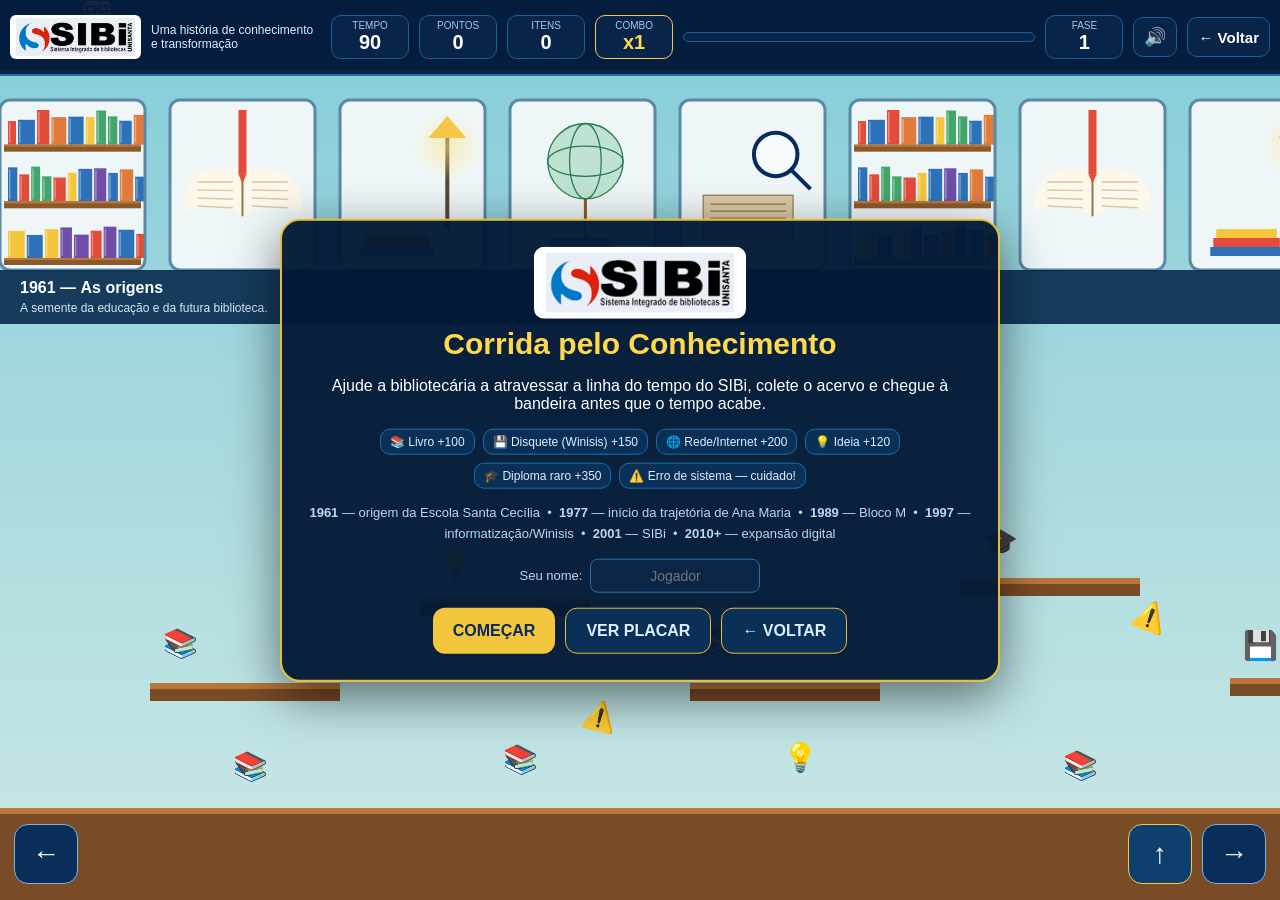
<file: Jogo-tela-cheia.html>
<!DOCTYPE html>
<html lang="pt-BR">
<head>
<meta charset="UTF-8">
<meta name="viewport" content="width=device-width, initial-scale=1.0, maximum-scale=1.0, user-scalable=no, viewport-fit=cover">
<title>SIBi Unisanta — Corrida pelo Conhecimento</title>
<style>
:root{--blue:#062b5c;--blue2:#0b447f;--gold:#f6c744;--paper:#f8f4e8;
 --safe-t:env(safe-area-inset-top,0px);--safe-b:env(safe-area-inset-bottom,0px);
 --safe-l:env(safe-area-inset-left,0px);--safe-r:env(safe-area-inset-right,0px)}
*{box-sizing:border-box}
html,body{margin:0;width:100%;height:100%;height:100dvh;overflow:hidden;font-family:Arial,Helvetica,sans-serif;background:#061b36;color:white}
body{touch-action:none;overscroll-behavior:none}
#game{position:relative;width:100%;height:100%;height:100dvh;background:linear-gradient(#0a3b68 0 42%,#74b9d1 42% 100%)}
canvas{position:absolute;inset:0;width:100%;height:100%;touch-action:none}
.hud{position:absolute;top:0;left:0;right:0;height:clamp(52px,10dvh,76px);background:rgba(4,28,60,.94);
 display:flex;align-items:center;gap:clamp(4px,1vw,10px);padding:6px calc(10px + var(--safe-r)) 6px calc(10px + var(--safe-l));
 padding-top:calc(6px + var(--safe-t));z-index:5;border-bottom:2px solid #1d6da8;flex-wrap:nowrap}
.logo{font-weight:900;font-size:clamp(12px,3.2vw,21px);white-space:nowrap;flex-shrink:0}
.logo span{color:#f04d3d}
.logo-img{height:clamp(28px,7dvh,44px);width:auto;flex-shrink:0;background:#fff;border-radius:6px;padding:3px 6px;display:block}
.logo-img-big{height:clamp(46px,9vw,72px);width:auto;margin:0 auto 8px;background:#fff;border-radius:10px;padding:6px 12px;display:block}
.subtitle{font-size:12px;color:#dcecff;max-width:170px;flex-shrink:1}
.stat{background:#082449;border:1px solid #17609b;border-radius:10px;padding:4px clamp(5px,1.4vw,12px);
 text-align:center;min-width:clamp(44px,9vw,78px);transition:transform .15s;flex-shrink:0}
.stat small{display:block;color:#a9c7e5;font-size:clamp(7px,1.6vw,10px)}
.stat b{font-size:clamp(12px,3vw,20px);color:#fff}
.stat.combo{border-color:#f6c744}.stat.combo b{color:#ffd94d}
.stat.pulse{transform:scale(1.14)}
.progress-wrap{flex:1;min-width:36px;height:10px;background:#082449;border:1px solid #17609b;border-radius:6px;overflow:hidden;position:relative}
.sound-btn,.back-btn{margin:0;flex-shrink:0;width:clamp(34px,8vw,44px);height:clamp(30px,7dvh,40px);padding:0;border-radius:10px;
 background:#082449;border:1px solid #17609b;color:#fff;font-size:clamp(14px,3.4vw,18px);display:flex;align-items:center;justify-content:center;cursor:pointer;touch-action:manipulation}
.back-btn{font-size:clamp(12px,2.8vw,15px);font-weight:900;width:auto;padding:0 10px;min-width:clamp(48px,12vw,70px)}
button.back-link{background:#0a3057;color:#dfeeff;border:1px solid #e8bd36}
#progressbar{position:absolute;left:0;top:0;bottom:0;width:0%;background:linear-gradient(90deg,#f6c744,#f04d3d);transition:width .2s}
#message{position:absolute;left:50%;top:50%;transform:translate(-50%,-50%);width:min(720px,92vw);max-height:88dvh;overflow:auto;
 padding:clamp(14px,3vw,26px);border-radius:20px;background:rgba(3,25,54,.96);border:2px solid #e8bd36;box-shadow:0 15px 50px #0008;text-align:center;z-index:10}
#message h1{margin:0 0 8px;font-size:clamp(20px,5vw,30px);color:#ffd94d}
.years{color:#bcd8f0;font-size:clamp(11px,2.4vw,13px);line-height:1.6}
#message p{font-size:clamp(13px,2.6vw,16px)}
.legend{display:flex;flex-wrap:wrap;justify-content:center;gap:8px;margin:14px 0;font-size:clamp(10px,2.2vw,12px);color:#dfeeff}
.legend span{background:#0a3057;border:1px solid #1d6da8;border-radius:10px;padding:5px 9px;white-space:nowrap}
button{border:0;border-radius:12px;padding:clamp(10px,2.4vw,13px) 20px;background:#f3c63d;color:#062b5c;font-weight:900;font-size:clamp(14px,3vw,16px);cursor:pointer;margin-top:15px;touch-action:manipulation}
button.secondary{background:#0a3057;color:#dfeeff;border:1px solid #e8bd36}
.name-row{display:flex;align-items:center;justify-content:center;gap:8px;margin-top:14px;flex-wrap:wrap}
.name-row label{font-size:13px;color:#bcd8f0}
#playerName{background:#0a2545;border:1px solid #2f6fa8;color:#fff;border-radius:8px;padding:8px 10px;font-size:14px;width:170px;text-align:center}
#playerName:focus{outline:2px solid #f6c744}
.btn-row{display:flex;justify-content:center;gap:10px;flex-wrap:wrap}
.btn-row button{margin-top:15px}
#boardPanel{margin-top:16px;text-align:left}
.board-title{font-size:14px;color:#ffd94d;font-weight:900;margin:0 0 8px;text-align:center}
table.board{width:100%;border-collapse:collapse;font-size:13px}
table.board th{color:#a9c7e5;font-size:11px;text-transform:uppercase;text-align:left;padding:4px 6px;border-bottom:1px solid #1d6da8}
table.board td{padding:5px 6px;border-bottom:1px solid rgba(29,109,168,.35)}
table.board tr.me{background:rgba(246,199,68,.18)}
table.board td.rank{color:#ffd94d;font-weight:900;width:24px}
.board-empty{font-size:12px;color:#a9c7e5;text-align:center;padding:10px 0}
.board-actions{display:flex;justify-content:center;margin-top:10px}
.board-actions button{margin-top:8px;padding:8px 14px;font-size:12px}
.controls-left{position:absolute;left:calc(14px + var(--safe-l));bottom:calc(16px + var(--safe-b));display:flex;z-index:7}
.controls-right{position:absolute;right:calc(14px + var(--safe-r));bottom:calc(16px + var(--safe-b));display:flex;align-items:flex-end;gap:clamp(6px,1.8vw,10px);z-index:7}
.controls-left button,.controls-right button{margin:0;width:clamp(48px,14vw,64px);height:clamp(46px,13vw,60px);padding:0;
 font-size:clamp(20px,5.5vw,28px);background:#092e59;color:#fff;border:1px solid #7db4dd;border-radius:14px;touch-action:manipulation}
.controls-right .jump-btn{background:#0d3f6f;border-color:#f6c744}
#flash{position:absolute;inset:0;background:#ff2d2d;opacity:0;pointer-events:none;z-index:8;transition:opacity .08s}
#rotate-hint{position:absolute;left:50%;top:14px;transform:translateX(-50%);background:rgba(4,22,46,.95);
 display:none;align-items:center;gap:10px;z-index:20;text-align:left;padding:10px 16px;border-radius:12px;
 border:1px solid #e8bd36;pointer-events:none;opacity:1;transition:opacity .6s;max-width:88vw}
#rotate-hint span{font-size:24px;flex-shrink:0}
#rotate-hint p{margin:0;color:#dcecff;font-size:12px}

/* narrow phones */
@media(max-width:700px){
 .subtitle{display:none}
 .progress-wrap{display:none}
 .hud{gap:4px}
}
@media(max-width:420px){
 .stat{min-width:40px;padding:3px 4px}
 .logo{font-size:12px}
}
/* short / landscape phone: compress vertical chrome */
@media(max-height:430px){
 .hud{height:44px;padding-top:4px}
 .stat b{font-size:12px}
 .stat small{font-size:7px}
 .stat{padding:2px 5px}
 .controls-left,.controls-right{bottom:6px}
 .controls-left button,.controls-right button{width:40px;height:38px;font-size:17px}
 #message{max-height:94dvh;padding:12px}
 #message h1{font-size:18px}
 .legend{margin:8px 0}
}
/* very small devices where portrait makes the HUD too tight but game is still playable */
</style>
</head>
<body>
<div id="game">
<canvas id="c"></canvas>
<div id="flash"></div>
<div id="rotate-hint"><span>📱↻</span><p>Dica: jogar na horizontal deixa a corrida mais confortável (mas funciona em pé também).</p></div>
<div class="hud">
  <img class="logo-img" src="[data-uri]" alt="Logo SIBi Unisanta">
  <div class="subtitle">Uma história de conhecimento e transformação</div>
  <div class="stat"><small>TEMPO</small><b id="time">90</b></div>
  <div class="stat"><small>PONTOS</small><b id="score">0</b></div>
  <div class="stat"><small>ITENS</small><b id="books">0</b></div>
  <div class="stat combo"><small>COMBO</small><b id="combo">x1</b></div>
  <div class="progress-wrap"><div id="progressbar"></div></div>
  <div class="stat"><small>FASE</small><b id="era">1</b></div>
  <button id="soundBtn" class="sound-btn" title="Ativar/desativar som" aria-label="Ativar/desativar som">🔊</button>
  <button id="backBtn" class="back-btn" title="Voltar ao site da biblioteca" aria-label="Voltar">← Voltar</button>
</div>
<div id="message">
  <img class="logo-img-big" src="[data-uri]" alt="Logo SIBi Unisanta">
  <h1>Corrida pelo Conhecimento</h1>
  <p>Ajude a bibliotecária a atravessar a linha do tempo do SIBi, colete o acervo e chegue à bandeira antes que o tempo acabe.</p>
  <div class="legend">
    <span>📚 Livro +100</span>
    <span>💾 Disquete (Winisis) +150</span>
    <span>🌐 Rede/Internet +200</span>
    <span>💡 Ideia +120</span>
    <span>🎓 Diploma raro +350</span>
    <span>⚠️ Erro de sistema — cuidado!</span>
  </div>
  <div class="years"><b>1961</b> — origem da Escola Santa Cecília &nbsp;•&nbsp;
  <b>1977</b> — início da trajetória de Ana Maria &nbsp;•&nbsp;
  <b>1989</b> — Bloco M &nbsp;•&nbsp;
  <b>1997</b> — informatização/Winisis &nbsp;•&nbsp;
  <b>2001</b> — SIBi &nbsp;•&nbsp;
  <b>2010+</b> — expansão digital</div>
  <div class="name-row">
    <label for="playerName">Seu nome:</label>
    <input id="playerName" maxlength="16" placeholder="Jogador" autocomplete="off">
  </div>
  <div class="btn-row">
    <button id="start">COMEÇAR</button>
    <button id="viewBoard" class="secondary">VER PLACAR</button>
    <button id="backStart" class="secondary back-link">← VOLTAR</button>
  </div>
  <div id="boardPanel" style="display:none"></div>
</div>
<div class="controls-left">
  <button data-key="ArrowLeft">←</button>
</div>
<div class="controls-right">
  <button data-key="ArrowUp" class="jump-btn">↑</button>
  <button data-key="ArrowRight">→</button>
</div>
</div>
<script>
const canvas=document.getElementById('c'),ctx=canvas.getContext('2d');

// ===================== ÁUDIO (trilha chiptune + efeitos, 100% sintetizados) =====================
const Audio8 = (function(){
 let actx=null, master=null, musicGain=null, sfxGain=null, started=false;
 let muted=(function(){try{return localStorage.getItem('sibi_muted')==='1'}catch(e){return false}})();
 const NOTES={
  F3:174.61,G3:196.00,A3:220.00,C4:261.63,D4:293.66,E4:329.63,F4:349.23,G4:392.00,A4:440.00,B4:493.88,
  C5:523.25,D5:587.33,E5:659.25,F5:698.46,G5:783.99,A5:880.00,B5:987.77,C6:1046.50,REST:0
 };
 const BPM=138, STEP=60/BPM/2; // colcheias
 const melodyPattern=[['E5',1],['G5',1],['A5',1],['G5',1],['E5',1],['D5',1],['C5',1],['D5',1],
  ['E5',1],['G5',1],['A5',1],['B5',1],['C6',2],['REST',2]];
 const bassPattern=[['C4',4],['G3',4],['A3',4],['F3',4]];
 let nextStart=0, timer=null;

 function init(){
  if(actx)return;
  const AC=window.AudioContext||window.webkitAudioContext;
  if(!AC)return;
  actx=new AC();
  master=actx.createGain();master.gain.value=muted?0:0.5;master.connect(actx.destination);
  musicGain=actx.createGain();musicGain.gain.value=0.55;musicGain.connect(master);
  sfxGain=actx.createGain();sfxGain.gain.value=0.9;sfxGain.connect(master);
 }
 function tone(dest,type,freq,startTime,dur,peak){
  if(!freq)return;
  const osc=actx.createOscillator();osc.type=type;osc.frequency.setValueAtTime(freq,startTime);
  const g=actx.createGain();g.gain.setValueAtTime(0.0001,startTime);
  g.gain.exponentialRampToValueAtTime(peak,startTime+0.012);
  g.gain.exponentialRampToValueAtTime(0.0001,startTime+dur);
  osc.connect(g).connect(dest);osc.start(startTime);osc.stop(startTime+dur+0.02);
 }
 function scheduleLoop(t0){
  let t=t0;
  melodyPattern.forEach(([n,len])=>{const dur=len*STEP;tone(musicGain,'square',NOTES[n],t,dur*0.85,0.09);t+=dur});
  let tb=t0;
  bassPattern.forEach(([n,len])=>{const dur=len*STEP;tone(musicGain,'triangle',NOTES[n],tb,dur*0.92,0.11);tb+=dur});
  return t-t0;
 }
 function loopSched(){
  const loopDur=scheduleLoop(nextStart);
  const waitMs=Math.max(50,(nextStart-actx.currentTime)*1000+ (loopDur*1000)-120);
  timer=setTimeout(()=>{nextStart+=loopDur;loopSched()},waitMs);
 }
 function startMusic(){
  init();if(!actx||started)return;started=true;
  if(actx.state==='suspended')actx.resume();
  nextStart=actx.currentTime+0.06;
  loopSched();
 }
 function ensureRunning(){init();if(actx&&actx.state==='suspended')actx.resume();if(!started)startMusic()}
 function setMuted(v){
  muted=v;try{localStorage.setItem('sibi_muted',v?'1':'0')}catch(e){}
  if(master)master.gain.setTargetAtTime(v?0:0.5,actx.currentTime,0.05);
 }
 function isMuted(){return muted}
 function sfxJump(){if(!actx)return;const t=actx.currentTime;const o=actx.createOscillator();o.type='square';
  o.frequency.setValueAtTime(300,t);o.frequency.exponentialRampToValueAtTime(620,t+0.11);
  const g=actx.createGain();g.gain.setValueAtTime(0.16,t);g.gain.exponentialRampToValueAtTime(0.001,t+0.13);
  o.connect(g).connect(sfxGain);o.start(t);o.stop(t+0.14);}
 function sfxCollect(tier){if(!actx)return;const t=actx.currentTime;const base=520+tier*90;
  tone(sfxGain,'square',base,t,0.09,0.14);tone(sfxGain,'square',base*1.5,t+0.05,0.12,0.11);}
 function sfxHazard(){if(!actx)return;const t=actx.currentTime;const o=actx.createOscillator();o.type='sawtooth';
  o.frequency.setValueAtTime(180,t);o.frequency.exponentialRampToValueAtTime(70,t+0.28);
  const g=actx.createGain();g.gain.setValueAtTime(0.16,t);g.gain.exponentialRampToValueAtTime(0.001,t+0.3);
  o.connect(g).connect(sfxGain);o.start(t);o.stop(t+0.32);}
 function sfxWin(){if(!actx)return;const t=actx.currentTime;
  ['C5','E5','G5','C6'].forEach((n,i)=>tone(sfxGain,'square',NOTES[n],t+i*0.11,0.22,0.14));}
 function sfxLose(){if(!actx)return;const t=actx.currentTime;
  ['G4','E4','C4'].forEach((n,i)=>tone(sfxGain,'triangle',NOTES[n],t+i*0.16,0.3,0.13));}
 return {ensureRunning,setMuted,isMuted,sfxJump,sfxCollect,sfxHazard,sfxWin,sfxLose};
})();
function initSoundButton(){
 const btn=document.getElementById('soundBtn');
 const paint=()=>{btn.textContent=Audio8.isMuted()?'🔇':'🔊'};
 paint();
 btn.onclick=(e)=>{e.stopPropagation();Audio8.ensureRunning();Audio8.setMuted(!Audio8.isMuted());paint()};
}
initSoundButton();
function goBack(){
  // Página oficial da biblioteca (altere esta URL quando o site definitivo estiver no ar)
  window.location.href='https://sibi-unisanta.github.io/Linha-do-tempo-funcionarios/';
}
document.getElementById('backBtn').onclick=(e)=>{e.stopPropagation();goBack()};
document.getElementById('backStart').onclick=(e)=>{e.stopPropagation();goBack()};
function unlockAudioOnce(){Audio8.ensureRunning();document.removeEventListener('pointerdown',unlockAudioOnce);document.removeEventListener('keydown',unlockAudioOnce)}
document.addEventListener('pointerdown',unlockAudioOnce,{once:true});
document.addEventListener('keydown',unlockAudioOnce,{once:true});
// ===================== FIM ÁUDIO =====================

let W,H,dpr,keys={},running=false,last=0,score=0,itemCount=0,time=90,era=1,levelWidth=3800;
let combo=1,maxCombo=1,comboTimer=0,shake=0,flashEl=document.getElementById('flash');
const BASE_GRAV=1500,BASE_SPEED=300,BASE_JUMP1=-610,BASE_JUMP2=-560,MAXJUMPS=2,REF_H=800;
let GRAV=BASE_GRAV,SPEED=BASE_SPEED,JUMP1=BASE_JUMP1,JUMP2=BASE_JUMP2,scaleF=1;
const player={x:80,y:0,w:34,h:52,vx:0,vy:0,on:false,face:1,jumps:0,standing:null};
let camera={x:0};
let items=[],hazards=[],platforms=[],flag=null,particles=[],popups=[],message=document.getElementById('message');
let jumpLatch=false;

const eras=[
 {year:'1961',title:'As origens',desc:'A semente da educação e da futura biblioteca.',color:'#5cbb88'},
 {year:'1977',title:'Pessoas que constroem a história',desc:'A trajetória de Ana Maria Raccioppi Silveira.',color:'#f7c744'},
 {year:'1989',title:'Espaços para o conhecimento',desc:'O Bloco M recebe as Bibliotecas Martins Fontes e do Direito.',color:'#e88a78'},
 {year:'1997',title:'A biblioteca entra na era digital',desc:'A informatização e o Winisis transformam o trabalho.',color:'#7fb8e0'},
 {year:'2001',title:'SIBi',desc:'Integração, expansão e novos serviços.',color:'#8fd08a'},
 {year:'2010+',title:'Conhecimento sem fronteiras',desc:'Bibliotecas virtuais, bases científicas e cultura.',color:'#c98ad0'}
];
// item type definitions: emoji glyph, base points, color for burst
const ITEM_TYPES={
 book:{glyph:'📚',points:100,color:'#e34b3b'},
 disk:{glyph:'💾',points:150,color:'#2d72b8'},
 net:{glyph:'🌐',points:200,color:'#42a66b'},
 idea:{glyph:'💡',points:120,color:'#f3c63d'},
 diploma:{glyph:'🎓',points:350,color:'#6f4da8'}
};

let prevH=0;
function resize(){
 dpr=devicePixelRatio||1;
 const vv=window.visualViewport;
 W=Math.round(vv?vv.width:innerWidth);
 H=Math.round(vv?vv.height:innerHeight);
 canvas.width=W*dpr;canvas.height=H*dpr;
 canvas.style.width=W+'px';canvas.style.height=H+'px';
 ctx.setTransform(dpr,0,0,dpr,0,0);
 // scale gameplay physics to screen height so the game feels consistent
 // on phones, tablets and desktops alike
 scaleF=Math.max(0.55,Math.min(1.3,H/REF_H));
 GRAV=BASE_GRAV*scaleF;SPEED=BASE_SPEED*scaleF;JUMP1=BASE_JUMP1*scaleF;JUMP2=BASE_JUMP2*scaleF;
 // if the screen height changes mid-level (rotation, virtual keyboard, etc.)
 // shift the whole world vertically so the floor/platforms/items stay aligned
 if(prevH && platforms && platforms.length){
   const dy=H-prevH;
   if(dy){
     for(const p of platforms){p.y+=dy;p.prevY+=dy;if(p.baseY!==undefined)p.baseY+=dy}
     for(const it of items)it.y+=dy;
     for(const hz of hazards){hz.y+=dy;if(hz.baseY!==undefined)hz.baseY+=dy}
     if(flag)flag.y+=dy;
     player.y+=dy;
   }
 }
 prevH=H;
 checkOrientation();
 if(!running)draw();
}
let orientationToastShown=false;
function checkOrientation(){
 const rh=document.getElementById('rotate-hint');
 if(!rh)return;
 const portraitPhone=W<H && W<520 && (H/W)>1.35;
 if(portraitPhone && !orientationToastShown && !running){
   orientationToastShown=true;
   rh.style.display='flex';
   setTimeout(()=>{rh.style.opacity='0'},2600);
   setTimeout(()=>{rh.style.display='none'},3200);
 }
}
addEventListener('resize',resize);
addEventListener('orientationchange',()=>setTimeout(resize,250));
if(window.visualViewport)window.visualViewport.addEventListener('resize',resize);
resize();

function resetLevel(){
 score=0;itemCount=0;time=90;era=1;combo=1;maxCombo=1;comboTimer=0;shake=0;
 player.x=70;player.y=H-160;player.vx=0;player.vy=0;player.jumps=0;player.standing=null;
 camera.x=0;
 makeLevel();
}
function makeLevel(){
 const floor=H-92;
 // static platforms across a much longer level
 platforms=[
  {x:0,y:floor,w:levelWidth,h:92,type:'static'},
  {x:150,y:floor-125,w:190,h:18,type:'static'},
  {x:420,y:floor-210,w:170,h:18,type:'static'},
  {x:690,y:floor-125,w:190,h:18,type:'static'},
  {x:960,y:floor-230,w:180,h:18,type:'static'},
  {x:1230,y:floor-130,w:190,h:18,type:'static'},
  {x:1480,y:floor-260,w:150,h:18,type:'move-h',baseX:1480,amp:120,speed:1.1,x0:0},
  {x:1720,y:floor-150,w:170,h:18,type:'static'},
  {x:1980,y:floor-280,w:150,h:18,type:'move-v',baseY:floor-280,amp:90,speed:1.4,y0:0},
  {x:2230,y:floor-160,w:190,h:18,type:'static'},
  {x:2500,y:floor-240,w:150,h:18,type:'move-h',baseX:2500,amp:150,speed:0.9,x0:0},
  {x:2760,y:floor-140,w:190,h:18,type:'static'},
  {x:3020,y:floor-260,w:150,h:18,type:'move-h',baseX:3020,amp:110,speed:1.3,x0:0},
  {x:3280,y:floor-150,w:200,h:18,type:'static'},
  {x:3540,y:floor-230,w:170,h:18,type:'static'}
 ];
 platforms.forEach(p=>{p.prevX=p.x;p.prevY=p.y});

 items=[];
 // distribute items along the timeline: earlier = books, mid = disks/ideas, later = net/diploma
 const defs=[
  [180,floor-165,'book'],[250,floor-45,'book'],[455,floor-245,'idea'],[520,floor-45,'book'],
  [720,floor-160,'book'],[800,floor-45,'idea'],[1000,floor-265,'diploma'],[1080,floor-45,'book'],
  [1260,floor-165,'disk'],[1360,floor-45,'disk'],[1520,floor-300,'disk'],[1620,floor-45,'idea'],
  [1760,floor-190,'disk'],[1860,floor-45,'book'],[2010,floor-360,'net'],[2100,floor-45,'net'],
  [2270,floor-200,'net'],[2360,floor-45,'idea'],[2540,floor-330,'diploma'],[2640,floor-45,'net'],
  [2800,floor-180,'net'],[2900,floor-45,'idea'],[3060,floor-350,'diploma'],[3160,floor-45,'net'],
  [3320,floor-195,'net'],[3420,floor-45,'diploma'],[3580,floor-270,'net'],[3660,floor-45,'net']
 ];
 defs.forEach(([x,y,type],i)=>items.push({x,y,type,got:false,bob:i}));

 // hazards: floating "system error" icons that patrol and bob aggressively
 hazards=[
  {x:600,y:floor-90,baseX:600,baseY:floor-90,r:16,bob:0,ampX:90,ampY:28,speedX:1.6,speedY:2.4,phase:0},
  {x:1150,y:floor-190,baseX:1150,baseY:floor-190,r:16,bob:1,ampX:110,ampY:36,speedX:1.3,speedY:2.1,phase:1.2},
  {x:1650,y:floor-90,baseX:1650,baseY:floor-90,r:16,bob:2,ampX:80,ampY:24,speedX:1.9,speedY:2.8,phase:2.4},
  {x:2150,y:floor-300,baseX:2150,baseY:floor-300,r:16,bob:3,ampX:100,ampY:40,speedX:1.5,speedY:2.0,phase:0.7},
  {x:2470,y:floor-90,baseX:2470,baseY:floor-90,r:16,bob:4,ampX:120,ampY:30,speedX:1.2,speedY:2.6,phase:3.1},
  {x:2950,y:floor-90,baseX:2950,baseY:floor-90,r:16,bob:5,ampX:95,ampY:32,speedX:1.7,speedY:2.3,phase:1.8},
  {x:3250,y:floor-300,baseX:3250,baseY:floor-300,r:16,bob:6,ampX:85,ampY:38,speedX:1.4,speedY:2.5,phase:0.3},
  {x:3500,y:floor-90,baseX:3500,baseY:floor-90,r:16,bob:7,ampX:105,ampY:26,speedX:1.8,speedY:2.7,phase:2.9}
 ];

 flag={x:levelWidth-160,y:floor-62,w:30,h:62};
}

// ---- Placar (armazenado no navegador do jogador via localStorage) ----
const LB_KEY='sibi_corrida_placar_v1',LB_MAX=15;
let lastPlayerName='';
function lbSupported(){try{const k='__t';localStorage.setItem(k,'1');localStorage.removeItem(k);return true}catch(e){return false}}
const LB_OK=lbSupported();
let memoryBoard=[]; // fallback caso localStorage não esteja disponível (ex.: alguns navegadores ao abrir o arquivo localmente)
function lbGet(){
 if(!LB_OK)return memoryBoard.slice();
 try{const raw=localStorage.getItem(LB_KEY);return raw?JSON.parse(raw):[]}catch(e){return []}
}
function lbSet(arr){
 if(!LB_OK){memoryBoard=arr;return}
 try{localStorage.setItem(LB_KEY,JSON.stringify(arr))}catch(e){}
}
function lbAdd(name,scoreVal,itemsVal){
 const list=lbGet();
 const entry={name:(name||'Jogador').trim().slice(0,16)||'Jogador',score:scoreVal,items:itemsVal,date:new Date().toLocaleDateString('pt-BR')};
 list.push(entry);
 list.sort((a,b)=>b.score-a.score);
 const trimmed=list.slice(0,LB_MAX);
 lbSet(trimmed);
 return {list:trimmed,entry};
}
function lbRender(list,highlightEntry){
 const panel=document.getElementById('boardPanel');
 if(!list.length){
   panel.innerHTML='<p class="board-title">🏆 Placar</p><p class="board-empty">Ninguém jogou ainda. Seja a primeira pessoa no placar!</p>'+
    '<div class="board-actions"><button class="secondary" id="closeBoard">Fechar</button></div>';
 }else{
   let rows='';
   list.forEach((e,i)=>{
     const mine=highlightEntry && e===highlightEntry;
     rows+=`<tr class="${mine?'me':''}"><td class="rank">${i+1}º</td><td>${escapeHtml(e.name)}</td><td>${e.score}</td><td>${e.items}</td><td>${e.date}</td></tr>`;
   });
   panel.innerHTML='<p class="board-title">🏆 Placar dos jogadores</p>'+
    '<table class="board"><thead><tr><th></th><th>Nome</th><th>Pontos</th><th>Itens</th><th>Data</th></tr></thead><tbody>'+rows+'</tbody></table>'+
    '<div class="board-actions"><button class="secondary" id="closeBoard">Fechar</button> <button class="secondary" id="clearBoard">Limpar placar</button></div>';
 }
 panel.style.display='block';
 document.getElementById('closeBoard').onclick=()=>{panel.style.display='none'};
 const clearBtn=document.getElementById('clearBoard');
 if(clearBtn)clearBtn.onclick=()=>{if(confirm('Apagar todo o placar deste navegador?')){lbSet([]);lbRender([],null)}};
}
function escapeHtml(s){return String(s).replace(/[&<>"']/g,c=>({'&':'&amp;','<':'&lt;','>':'&gt;','"':'&quot;',"'":'&#39;'}[c]))}
document.getElementById('viewBoard').onclick=()=>lbRender(lbGet(),null);
const nameInput=document.getElementById('playerName');
try{const saved=localStorage.getItem('sibi_corrida_nome');if(saved)nameInput.value=saved}catch(e){}

function start(){
 Audio8.ensureRunning();
 lastPlayerName=(nameInput.value||'').trim().slice(0,16);
 try{localStorage.setItem('sibi_corrida_nome',lastPlayerName)}catch(e){}
 document.getElementById('boardPanel').style.display='none';
 resetLevel();running=true;message.style.display='none';last=performance.now();requestAnimationFrame(loop);
}
document.getElementById('start').onclick=start;
addEventListener('keydown',e=>{
 keys[e.key]=true;
 if(document.activeElement&&document.activeElement.id==='playerName')return;
 if(['ArrowLeft','ArrowRight','ArrowUp',' '].includes(e.key))e.preventDefault();
 if(e.key==='r'&&!running)start();
});
addEventListener('keyup',e=>{keys[e.key]=false;if(e.key==='ArrowUp')jumpLatch=false});
document.querySelectorAll('[data-key]').forEach(b=>{
 b.onpointerdown=e=>{keys[b.dataset.key]=true;e.preventDefault()};
 b.onpointerup=b.onpointercancel=b.onpointerleave=e=>{keys[b.dataset.key]=false;if(b.dataset.key==='ArrowUp')jumpLatch=false};
});

function bump(id){const el=document.getElementById(id);el.parentElement.classList.remove('pulse');void el.offsetWidth;el.parentElement.classList.add('pulse')}

function tryJump(){
 if(player.jumps<MAXJUMPS){
   player.vy=player.jumps===0?JUMP1:JUMP2;
   player.jumps++;
   player.on=false;
   burstSmall(player.x+player.w/2,player.y+player.h,'#bcd8f0',6);
   Audio8.sfxJump();
 }
}

function update(dt){
 if(!running)return;
 time-=dt;if(time<=0){time=0;endGame(false);return}

 // moving platforms
 const t=performance.now()/1000;
 for(const p of platforms){
   p.prevX=p.x;p.prevY=p.y;
   if(p.type==='move-h')p.x=p.baseX+Math.sin(t*p.speed)*p.amp;
   if(p.type==='move-v')p.y=p.baseY+Math.sin(t*p.speed)*p.amp;
 }
 // hazards patrol + strong bob (to hinder the player)
 for(const hz of hazards){
   if(hz.hit)continue;
   hz.x=hz.baseX+Math.sin(t*hz.speedX+hz.phase)*hz.ampX;
   hz.y=hz.baseY+Math.sin(t*hz.speedY+hz.phase*1.7)*hz.ampY;
 }

 player.vx=0;
 if(keys.ArrowLeft){player.vx=-SPEED;player.face=-1}
 if(keys.ArrowRight){player.vx=SPEED;player.face=1}
 if(keys.ArrowUp && !jumpLatch){jumpLatch=true;tryJump()}

 player.vy+=GRAV*dt;
 player.x+=player.vx*dt;
 player.y+=player.vy*dt;
 if(player.x<0)player.x=0;
 if(player.x>levelWidth-player.w)player.x=levelWidth-player.w;

 const wasOn=player.standing;
 player.on=false;player.standing=null;
 for(const p of platforms){
   if(player.x+player.w>p.x&&player.x<p.x+p.w&&player.y+player.h>=p.y&&player.y+player.h<=p.y+30&&player.vy>=0){
     player.y=p.y-player.h;player.vy=0;player.on=true;player.jumps=0;player.standing=p;
   }
 }
 if(player.standing && player.standing.type!=='static'){
   player.x+=player.standing.x-player.standing.prevX;
   player.y+=player.standing.y-player.standing.prevY;
 }

 // combo timer decay
 if(comboTimer>0){comboTimer-=dt;if(comboTimer<=0){combo=1}}

 for(const b of items){
  if(!b.got && Math.hypot((player.x+player.w/2)-b.x,(player.y+player.h/2)-b.y)<34){
    b.got=true;itemCount++;
    const base=ITEM_TYPES[b.type].points;
    combo=Math.min(5,combo+1);maxCombo=Math.max(maxCombo,combo);comboTimer=1.6;
    const gained=Math.round(base*combo/2+combo*10);
    score+=gained;
    burstSmall(b.x,b.y,ITEM_TYPES[b.type].color,14);
    popups.push({x:b.x,y:b.y,text:'+'+gained,life:0.9,vy:-60});
    bump('score');bump('combo');
    Audio8.sfxCollect(Math.min(4,Math.round(base/80)));
    if(itemCount%5===0){era=Math.min(6,era+1);score+=200;bump('era')}
  }
 }
 for(const hz of hazards){
  if(!hz.hit && Math.hypot((player.x+player.w/2)-hz.x,(player.y+player.h/2)-hz.y)<30){
    hz.hit=true;time=Math.max(0,time-4);combo=1;comboTimer=0;shake=0.35;
    flashEl.style.opacity='0.55';setTimeout(()=>flashEl.style.opacity='0',120);
    popups.push({x:hz.x,y:hz.y,text:'-4s',life:0.9,vy:-60});
    Audio8.sfxHazard();
  }
 }
 if(flag && player.x+player.w>flag.x && player.y+player.h>flag.y-20){endGame(true)}

 // camera follow
 let targetCam=player.x-W*0.35;
 targetCam=Math.max(0,Math.min(levelWidth-W,targetCam));
 camera.x+=(targetCam-camera.x)*Math.min(1,dt*6);
 if(shake>0)shake=Math.max(0,shake-dt);

 document.getElementById('time').textContent=Math.ceil(time);
 document.getElementById('score').textContent=score;
 document.getElementById('books').textContent=itemCount;
 document.getElementById('combo').textContent='x'+combo;
 document.getElementById('era').textContent=era;
 document.getElementById('progressbar').style.width=Math.min(100,(player.x/(levelWidth-160))*100)+'%';

 for(const p of particles){p.x+=p.vx*dt;p.y+=p.vy*dt;p.vy+=500*dt;p.life-=dt}
 particles=particles.filter(p=>p.life>0);
 for(const p of popups){p.y+=p.vy*dt;p.life-=dt}
 popups=popups.filter(p=>p.life>0);
}
function endGame(win){
 running=false;
 win?Audio8.sfxWin():Audio8.sfxLose();
 const bonus=win?500+Math.round(time*10):0;score+=bonus;
 message.style.display='block';
 const {list,entry}=lbAdd(lastPlayerName,score,itemCount);
 const rankIdx=list.indexOf(entry);
 const rankText=rankIdx>=0?` Você ficou em <b>${rankIdx+1}º</b> lugar no placar deste navegador!`:'';
 message.innerHTML=`<h1>${win?'🎓 Missão cumprida!':'⏰ O tempo acabou!'}</h1>
 <p>Você coletou <b>${itemCount}</b> itens do acervo e fez <b>${score}</b> pontos, com combo máximo de <b>x${maxCombo}</b>.${rankText}</p>
 <div class="years">${win?'A bibliotecária chegou à bandeira do SIBi e preservou mais um capítulo da história.':'Tente novamente: monte combos coletando itens em sequência e desvie dos erros de sistema ⚠️.'}</div>
 <div class="btn-row"><button id="restart">JOGAR NOVAMENTE</button><button id="backEnd" class="secondary back-link">← VOLTAR</button></div>
 <div id="boardPanel"></div>`;
 document.getElementById('restart').onclick=start;
 document.getElementById('backEnd').onclick=goBack;
 lbRender(list,entry);
}
function burstSmall(x,y,color,n){for(let i=0;i<n;i++)particles.push({x,y,vx:(Math.random()-.5)*220,vy:-Math.random()*220,life:.6+Math.random()*.4,color})}

function currentEraIndex(){
 const zone=Math.min(5,Math.floor((player.x/levelWidth)*6));
 return zone;
}

function roundRectPath(x,y,w,h,r){
 ctx.beginPath();
 ctx.moveTo(x+r,y);
 ctx.arcTo(x+w,y,x+w,y+h,r);
 ctx.arcTo(x+w,y+h,x,y+h,r);
 ctx.arcTo(x,y+h,x,y,r);
 ctx.arcTo(x,y,x+w,y,r);
 ctx.closePath();
}
function seedRand(n){const v=Math.sin(n*12.9898)*43758.5453;return v-Math.floor(v)}

function drawLibraryFrame(x,y,w,h,variant){
 ctx.save();
 roundRectPath(x,y,w,h,10);ctx.clip();
 ctx.fillStyle='#eef6f8';ctx.fillRect(x,y,w,h);
 const v=((variant%5)+5)%5;
 if(v===0)drawFrameShelf(x,y,w,h);
 else if(v===1)drawFrameOpenBook(x,y,w,h);
 else if(v===2)drawFrameLamp(x,y,w,h);
 else if(v===3)drawFrameGlobe(x,y,w,h);
 else drawFrameMagnifier(x,y,w,h);
 ctx.restore();
 ctx.strokeStyle='#5a89a6';ctx.lineWidth=3;roundRectPath(x,y,w,h,10);ctx.stroke();
}
function drawFrameShelf(x,y,w,h){
 const colors=['#e34b3b','#f3c63d','#2d72b8','#6f4da8','#42a66b','#e07b3d'];
 const shelves=3,shelfH=h/shelves;
 for(let s=0;s<shelves;s++){
   const sy=y+s*shelfH;
   let bx=x+8,i=0;
   while(bx<x+w-8){
     const seed=s*97+i*13;
     const bw=8+seedRand(seed)*9;
     const bh=shelfH-22-seedRand(seed+1)*12;
     ctx.fillStyle=colors[Math.floor(seedRand(seed+2)*colors.length)];
     ctx.fillRect(bx,sy+shelfH-12-bh,bw,bh);
     ctx.fillStyle='rgba(255,255,255,.35)';ctx.fillRect(bx+1,sy+shelfH-12-bh+2,1.5,bh-4);
     bx+=bw+2;i++;
   }
   ctx.fillStyle='#8b5a2b';ctx.fillRect(x+4,sy+shelfH-12,w-8,7);
   ctx.fillStyle='#b9783a';ctx.fillRect(x+4,sy+shelfH-12,w-8,2);
 }
}
function drawFrameOpenBook(x,y,w,h){
 const cx=x+w/2,cy=y+h*0.6,bw=w*0.82,bh=h*0.42;
 ctx.fillStyle='#fdf8ec';
 ctx.beginPath();
 ctx.moveTo(cx,cy-bh*0.45);
 ctx.quadraticCurveTo(cx-bw/2,cy-bh*0.6,cx-bw/2,cy+bh*0.15);
 ctx.quadraticCurveTo(cx-bw/4,cy-bh*0.05,cx,cy+bh*0.2);
 ctx.quadraticCurveTo(cx+bw/4,cy-bh*0.05,cx+bw/2,cy+bh*0.15);
 ctx.quadraticCurveTo(cx+bw/2,cy-bh*0.6,cx,cy-bh*0.45);
 ctx.closePath();ctx.fill();
 ctx.strokeStyle='#d8c9a0';ctx.lineWidth=1.4;
 for(let i=0;i<4;i++){
   const ly=cy-bh*0.28+i*8;
   ctx.beginPath();ctx.moveTo(cx-bw*0.38,ly);ctx.lineTo(cx-bw*0.08,ly+i*0.6);ctx.stroke();
   ctx.beginPath();ctx.moveTo(cx+bw*0.08,ly);ctx.lineTo(cx+bw*0.38,ly+i*0.6);ctx.stroke();
 }
 ctx.strokeStyle='#8d7a4e';ctx.lineWidth=2;
 ctx.beginPath();ctx.moveTo(cx,cy-bh*0.45);ctx.lineTo(cx,cy+bh*0.2);ctx.stroke();
 ctx.fillStyle='#e34b3b';ctx.fillRect(cx-4,y+10,8,h*0.38);
 ctx.beginPath();ctx.moveTo(cx-4,y+10+h*0.38);ctx.lineTo(cx,y+10+h*0.38+9);ctx.lineTo(cx+4,y+10+h*0.38);ctx.fill();
}
function drawFrameLamp(x,y,w,h){
 const baseY=y+h-14;
 const colors=['#2d72b8','#e34b3b','#f3c63d'];
 let by=baseY;
 colors.forEach((c,i)=>{
   const bw=w*0.5-i*6;
   ctx.fillStyle=c;ctx.fillRect(x+w*0.14+i*3,by-9,bw,9);
   by-=9;
 });
 const lx=x+w*0.74,topY=y+16;
 ctx.strokeStyle='#5a4632';ctx.lineWidth=4;
 ctx.beginPath();ctx.moveTo(lx,by);ctx.lineTo(lx,topY+22);ctx.stroke();
 const grad=ctx.createRadialGradient(lx,topY+30,2,lx,topY+30,36);
 grad.addColorStop(0,'rgba(255,230,140,.55)');grad.addColorStop(1,'rgba(255,230,140,0)');
 ctx.fillStyle=grad;ctx.beginPath();ctx.arc(lx,topY+34,36,0,Math.PI*2);ctx.fill();
 ctx.fillStyle='#f6c744';
 ctx.beginPath();ctx.moveTo(lx-19,topY+22);ctx.lineTo(lx+19,topY+22);ctx.lineTo(lx,topY);ctx.closePath();ctx.fill();
}
function drawFrameGlobe(x,y,w,h){
 const baseY=y+h-14;
 ctx.fillStyle='#42a66b';ctx.fillRect(x+w*0.24,baseY-9,w*0.5,9);
 ctx.fillStyle='#2d72b8';ctx.fillRect(x+w*0.28,baseY-18,w*0.42,9);
 const gx=x+w*0.52,gy=y+h*0.36,r=Math.min(w,h)*0.26;
 ctx.strokeStyle='#8b5a2b';ctx.lineWidth=3;
 ctx.beginPath();ctx.moveTo(gx,gy+r);ctx.lineTo(gx,baseY-18);ctx.stroke();
 ctx.fillStyle='#bfe3d0';ctx.beginPath();ctx.arc(gx,gy,r,0,Math.PI*2);ctx.fill();
 ctx.strokeStyle='#2c7a54';ctx.lineWidth=1.3;
 ctx.beginPath();ctx.ellipse(gx,gy,r,r*0.4,0,0,Math.PI*2);ctx.stroke();
 ctx.beginPath();ctx.ellipse(gx,gy,r*0.42,r,0,0,Math.PI*2);ctx.stroke();
 ctx.beginPath();ctx.arc(gx,gy,r,0,Math.PI*2);ctx.stroke();
}
function drawFrameMagnifier(x,y,w,h){
 const bx=x+w*0.16,by=y+h*0.56,bw=w*0.62,bh=h*0.26;
 ctx.fillStyle='#d9c9a3';ctx.fillRect(bx,by,bw,bh);
 ctx.strokeStyle='#8d7a4e';ctx.lineWidth=1.2;
 ctx.strokeRect(bx,by,bw,bh);
 for(let i=0;i<3;i++){ctx.beginPath();ctx.moveTo(bx+7,by+9+i*7);ctx.lineTo(bx+bw-7,by+9+i*7);ctx.stroke()}
 const mx=x+w*0.66,my=y+h*0.32,mr=Math.min(w,h)*0.15;
 ctx.beginPath();ctx.arc(mx,my,mr,0,Math.PI*2);
 ctx.fillStyle='rgba(255,255,255,.4)';ctx.fill();
 ctx.lineWidth=4;ctx.strokeStyle='#062b5c';ctx.stroke();
 ctx.lineWidth=4;ctx.beginPath();ctx.moveTo(mx+mr*0.7,my+mr*0.7);ctx.lineTo(mx+mr*1.6,my+mr*1.6);ctx.stroke();
}

function draw(){
 ctx.save();
 if(shake>0){ctx.translate((Math.random()-.5)*shake*18,(Math.random()-.5)*shake*18)}
 ctx.clearRect(-20,-20,W+40,H+40);
 const zi=currentEraIndex();
 const eraColor=eras[zi].color;
 // sky
 const g=ctx.createLinearGradient(0,70,0,H);g.addColorStop(0,'#8ed0e2');g.addColorStop(1,'#dbeef0');ctx.fillStyle=g;ctx.fillRect(0,70,W,H-70);
 // era tint wash
 ctx.fillStyle=eraColor;ctx.globalAlpha=0.10;ctx.fillRect(0,70,W,H-70);ctx.globalAlpha=1;
 // quadros ilustrados com temas de biblioteca (paralaxe, mais lento que a câmera)
 const parScroll=camera.x*0.4;
 for(let x=-(((parScroll%170)+170)%170)-170;x<W+170;x+=170){
   const variant=Math.round((x+parScroll)/170);
   drawLibraryFrame(x,100,145,170,variant);
 }
 // historical banner
 ctx.fillStyle='rgba(4,38,76,.88)';ctx.fillRect(0,270,W,54);ctx.fillStyle='#fff';ctx.font='bold 16px Arial';
 ctx.fillText(`${eras[zi].year} — ${eras[zi].title}`,20,293);
 ctx.font='12px Arial';ctx.fillStyle='#d5e9fa';ctx.fillText(eras[zi].desc,20,312);
 // floor
 ctx.fillStyle='#163b58';ctx.fillRect(0-camera.x,H-92,levelWidth,92);
 ctx.fillStyle='#2b6079';for(let x=0;x<levelWidth;x+=48){const sx=x-camera.x;if(sx>-40&&sx<W+40)ctx.fillRect(sx,H-82,32,5)}
 // platforms
 for(const p of platforms){
   const sx=p.x-camera.x;
   if(sx+p.w<-20||sx>W+20)continue;
   ctx.fillStyle=p.type==='static'?'#7a4b27':'#5b7a3f';
   ctx.fillRect(sx,p.y,p.w,p.h);
   ctx.fillStyle=p.type==='static'?'#b9783a':'#8ab35c';
   ctx.fillRect(sx,p.y,p.w,6);
 }
 // items
 for(const b of items){
   if(b.got)continue;
   const sx=b.x-camera.x;
   if(sx<-40||sx>W+40)continue;
   const yy=b.y+Math.sin(performance.now()/250+b.bob)*5;
   ctx.save();ctx.translate(sx,yy);
   ctx.font='28px Arial';ctx.textAlign='center';ctx.textBaseline='middle';
   ctx.fillText(ITEM_TYPES[b.type].glyph,0,0);
   ctx.restore();
 }
 // hazards (posição já atualizada no update — movimento + bob)
 for(const hz of hazards){
   if(hz.hit)continue;
   const sx=hz.x-camera.x;
   if(sx<-40||sx>W+40)continue;
   const ang=Math.sin(performance.now()/180+hz.bob)*0.35;
   ctx.save();ctx.translate(sx,hz.y);ctx.rotate(ang);
   ctx.font='28px Arial';ctx.textAlign='center';ctx.textBaseline='middle';
   ctx.fillText('⚠️',0,0);ctx.restore();
 }
 // flag
 if(flag){
   const sx=flag.x-camera.x;
   ctx.fillStyle='#123d70';ctx.fillRect(sx,flag.y,5,62);
   ctx.fillStyle='#0d5da0';ctx.beginPath();ctx.moveTo(sx+5,flag.y);ctx.lineTo(sx+75,flag.y+18);ctx.lineTo(sx+5,flag.y+38);ctx.fill();
   ctx.fillStyle='#fff';ctx.font='bold 10px Arial';ctx.fillText('SIBi',sx+18,flag.y+22);
 }
 // player
 drawPlayer(player.x-camera.x,player.y,player.face);
 // particles
 for(const p of particles){ctx.globalAlpha=Math.max(0,p.life);ctx.fillStyle=p.color||'#ffd84c';ctx.fillRect(p.x-camera.x,p.y,5,5);ctx.globalAlpha=1}
 // popups
 for(const p of popups){ctx.globalAlpha=Math.max(0,p.life);ctx.fillStyle='#ffe98a';ctx.font='bold 15px Arial';ctx.textAlign='center';ctx.fillText(p.text,p.x-camera.x,p.y);ctx.globalAlpha=1}
 ctx.restore();
}
function drawPlayer(x,y,face){
 ctx.save();ctx.translate(x+17,y+26);ctx.scale(face,1);
 // legs
 ctx.strokeStyle='#18344e';ctx.lineWidth=7;ctx.beginPath();ctx.moveTo(-5,15);ctx.lineTo(-10,25);ctx.moveTo(6,15);ctx.lineTo(10,25);ctx.stroke();
 // body / coat
 ctx.fillStyle='#f7f7f4';ctx.fillRect(-14,-5,28,27);ctx.strokeStyle='#23425a';ctx.lineWidth=2;ctx.strokeRect(-14,-5,28,27);
 // head + hair
 ctx.fillStyle='#f1b78d';ctx.beginPath();ctx.arc(0,-17,13,0,Math.PI*2);ctx.fill();ctx.fillStyle='#633a29';ctx.beginPath();ctx.arc(0,-25,13,Math.PI,Math.PI*2);ctx.fill();
 // glasses
 ctx.strokeStyle='#24384b';ctx.lineWidth=2;ctx.strokeRect(-10,-20,8,6);ctx.strokeRect(2,-20,8,6);ctx.beginPath();ctx.moveTo(-2,-17);ctx.lineTo(2,-17);ctx.stroke();
 // book stack
 ctx.fillStyle='#e04b3b';ctx.fillRect(8,0,16,5);ctx.fillStyle='#2d72b8';ctx.fillRect(7,6,18,5);
 ctx.restore();
}
function loop(t){const dt=Math.min(.033,(t-last)/1000);last=t;update(dt);draw();if(running)requestAnimationFrame(loop);else draw()}
makeLevel();draw();
</script>
</body>
</html>
</file>
<file: style.css>
:root{
    --navy-950:#060e1e;
    --navy-900:#0a1a35;
    --navy-800:#0f2544;
    --navy-700:#16335c;
    --navy-line:#22406e;
    --gold-500:#c9992f;
    --gold-400:#dcae4d;
    --gold-300:#eecb85;
    --paper:#f3ede0;
    --ink:#e9edf5;
    --ink-dim:#a9b7cf;
    --ink-dimmer:#7c8bab;
    --shadow: 0 20px 50px rgba(3,8,20,.45);
    --radius-lg: 18px;
    --radius-md: 12px;
  }

  *{box-sizing:border-box}
  html{scroll-behavior:smooth}
  body{
    margin:0;
    background:
      radial-gradient(1200px 500px at 15% -10%, rgba(201,153,47,.08), transparent 60%),
      radial-gradient(900px 500px at 100% 0%, rgba(34,64,110,.35), transparent 55%),
      var(--navy-900);
    color:var(--ink);
    font-family:'Inter', system-ui, sans-serif;
    -webkit-font-smoothing:antialiased;
  }
  h1,h2,h3,.display{ font-family:'Fraunces', Georgia, serif; }
  a{color:inherit}
  img{max-width:100%;display:block}
  .wrap{max-width:1200px;margin:0 auto;padding:0 28px}

  /* ---------- NAV ---------- */
  header.site{
    position:sticky; top:0; z-index:40;
    background:rgba(6,14,30,.82);
    backdrop-filter:blur(10px);
    border-bottom:1px solid rgba(220,174,77,.15);
  }
  .nav-row{ display:flex; align-items:center; justify-content:space-between; padding:14px 28px; max-width:1200px; margin:0 auto; }
  .brand{ display:flex; align-items:center; gap:12px; text-decoration:none; }
  .brand-badge{
    width:46px;height:46px;border-radius:50%;
    background:conic-gradient(from 220deg, var(--gold-400), var(--navy-700) 40%, var(--gold-500) 75%, var(--gold-400));
    display:flex;align-items:center;justify-content:center;
    font-family:'Fraunces',serif; font-weight:700; color:var(--navy-950); font-size:11px;
    box-shadow:0 0 0 3px rgba(220,174,77,.18);
  }
  .brand-badge span{ background:var(--navy-950); color:var(--gold-300); width:38px;height:38px;border-radius:50%;
    display:flex;flex-direction:column;align-items:center;justify-content:center; line-height:1;}
  .brand-badge b{ font-size:14px; }
  .brand-text{ line-height:1.15; }
  .brand-text .t1{ font-family:'Fraunces',serif; font-weight:600; font-size:15px; letter-spacing:.3px; }
  .brand-text .t2{ font-size:11px; color:var(--ink-dimmer); }
  nav.links{ display:flex; gap:26px; overflow-x:auto; scrollbar-width:none; max-width:62vw; }
  nav.links::-webkit-scrollbar{ display:none; }
  nav.links a{
    text-decoration:none; color:var(--ink-dim); font-size:13.5px; font-weight:500;
    padding:6px 2px; border-bottom:2px solid transparent; transition:color .2s, border-color .2s;
    white-space:nowrap; flex-shrink:0;
  }
  nav.links a:hover, nav.links a.active{ color:var(--gold-300); border-color:var(--gold-400); }
  @media (max-width:640px){
    nav.links{ max-width:70vw; gap:18px; }
    .brand-text .t2{ display:none; }
  }

  /* ---------- HERO ---------- */
  .hero{ position:relative; overflow:hidden; padding:76px 0 40px; }
  .hero-grid{ display:grid; grid-template-columns:1.15fr .85fr; gap:56px; align-items:center; }
  .eyebrow{
    display:inline-flex; align-items:center; gap:10px; color:var(--gold-300);
    font-size:12.5px; font-weight:600; letter-spacing:.14em; margin-bottom:18px;
  }
  .eyebrow::before{ content:""; width:26px;height:1px;background:var(--gold-400); display:inline-block; }
  .hero h1{ font-size:clamp(2.3rem, 4.4vw, 3.4rem); line-height:1.08; font-weight:600; margin:0 0 18px; color:#fff; }
  .hero h1 em{ font-style:italic; color:var(--gold-300); }
  .hero .lede{ font-size:1.1rem; color:var(--gold-300); font-family:'Fraunces',serif; font-style:italic; margin:0 0 20px; font-weight:500;}
  .hero p.body{ color:var(--ink-dim); font-size:1rem; line-height:1.7; max-width:56ch; margin:0 0 30px;}
  .hero-ctas{ display:flex; gap:14px; flex-wrap:wrap; }
  .btn{
    display:inline-flex; align-items:center; gap:8px; padding:12px 22px; border-radius:999px;
    font-weight:600; font-size:14px; text-decoration:none; cursor:pointer; border:1px solid transparent;
    transition:transform .15s ease, box-shadow .15s ease, background .15s ease;
  }
  .btn:active{ transform:scale(.97); }
  .btn-gold{ background:linear-gradient(180deg, var(--gold-400), var(--gold-500)); color:#221600; box-shadow:0 10px 24px rgba(201,153,47,.28);}
  .btn-gold:hover{ box-shadow:0 14px 30px rgba(201,153,47,.4); }
  .btn-line{ background:transparent; color:var(--gold-300); border-color:rgba(220,174,77,.45); }
  .btn-line:hover{ background:rgba(220,174,77,.08); }

  .hero-portrait{
    position:relative; border-radius:22px; overflow:hidden; aspect-ratio:4/5;
    border:1px solid var(--navy-line); box-shadow:var(--shadow);
    background:#0c1c38;
  }
  .hero-portrait img{ width:100%;height:100%;object-fit:cover; filter:saturate(1.02) contrast(1.03); }
  .hero-portrait .cap{
    position:absolute; left:0; right:0; bottom:0; padding:16px 18px 14px;
    background:linear-gradient(0deg, rgba(6,10,20,.92), rgba(6,10,20,0));
    font-size:12.5px; color:var(--ink-dim);
  }
  .hero-portrait .cap b{ color:var(--gold-300); display:block; font-family:'Fraunces',serif; font-size:14px; margin-bottom:2px;}

  .stat-strip{ display:flex; gap:0; margin-top:34px; border-top:1px solid var(--navy-line); padding-top:26px; flex-wrap:wrap; }
  .stat{ flex:1; min-width:140px; padding-right:20px; }
  .stat b{ display:block; font-family:'Fraunces',serif; font-size:1.9rem; color:var(--gold-300); font-weight:600; }
  .stat span{ font-size:12.5px; color:var(--ink-dimmer); }

  /* ---------- SECTION HEADERS ---------- */
  .section{ padding:74px 0; }
  .section-head{ text-align:center; max-width:640px; margin:0 auto 46px; }
  .section-head .kicker{
    color:var(--gold-400); font-size:12.5px; font-weight:700; letter-spacing:.14em; text-transform:uppercase;
    display:flex; align-items:center; gap:12px; justify-content:center; margin-bottom:14px;
  }
  .section-head .kicker::before,.section-head .kicker::after{ content:""; height:1px; width:34px; background:var(--navy-line); }
  .section-head h2{ font-size:clamp(1.7rem,3vw,2.3rem); font-weight:600; color:#fff; margin:0 0 12px; }
  .section-head p{ color:var(--ink-dim); font-size:.98rem; line-height:1.6; margin:0; }

  /* ---------- TIMELINE ---------- */
  .tl-rail{ display: none;}          /* position:relative; margin:0 0 46px; } */
  .tl-rail .line{ position:absolute; top:15px; left:4%; right:4%; height:2px; background:linear-gradient(90deg, transparent, var(--navy-line) 8%, var(--navy-line) 92%, transparent); }
  .tl-dots{ position:relative; display:grid; grid-template-columns:repeat(5,1fr); }
  .tl-dot{ display:flex; flex-direction:column; align-items:center; gap:10px; }
  .tl-dot .pt{ width:14px;height:14px;border-radius:50%; background:var(--gold-400); box-shadow:0 0 0 5px rgba(220,174,77,.15); }
  .tl-dot span{ font-size:12px; color:var(--ink-dimmer); font-weight:600; }

  .tl-grid{ display:grid; grid-template-columns:repeat(auto-fill, minmax(200px,1fr)); gap:18px; }
  .tl-card{
    background:linear-gradient(180deg, var(--navy-800), var(--navy-900));
    border:1px solid var(--navy-line); border-radius:var(--radius-lg);
    padding:22px 20px 20px; display:flex; flex-direction:column; gap:12px;
    transition:transform .18s ease, border-color .18s ease, box-shadow .18s ease;
    cursor:pointer;
  }
  .tl-card:hover{ transform:translateY(-4px); border-color:rgba(220,174,77,.5); box-shadow:0 16px 34px rgba(3,8,20,.4); }
  .tl-card .icon{
    width:38px;height:38px;border-radius:10px; background:rgba(220,174,77,.12); color:var(--gold-300);
    display:flex;align-items:center;justify-content:center; font-size:17px;
  }
  .tl-card .yr{ font-family:'Fraunces',serif; font-size:1.5rem; font-weight:600; color:#fff; }
  .tl-card .ttl{ color:var(--gold-300); font-size:13px; font-weight:600; margin-top:-6px;}
  .tl-card p{ font-size:13px; color:var(--ink-dim); line-height:1.55; margin:0; flex:1; }
  .tl-card .cta{ display:flex; align-items:center; gap:6px; color:var(--gold-300); font-size:12.5px; font-weight:700; letter-spacing:.03em; }
  .tl-card .cta svg{ width:13px;height:13px; transition:transform .15s ease; }
  .tl-card:hover .cta svg{ transform:translateX(3px); }

  @media (max-width:980px){
    .tl-grid, .tl-dots{ grid-template-columns:repeat(2,1fr); }
    .tl-rail .line{ display:none; }
  }

  /* ---------- FEATURE CARDS ---------- */
  .feat-grid{ display:grid; grid-template-columns:repeat(5,1fr); gap:18px; }
  .feat-card{
    background:var(--navy-800); border:1px solid var(--navy-line); border-radius:var(--radius-lg);
    padding:28px 24px; text-align:left;
  }
  .feat-ring{
    width:52px;height:52px;border-radius:50%; border:1.5px solid var(--gold-500);
    display:flex;align-items:center;justify-content:center; color:var(--gold-300); font-size:22px; margin-bottom:18px;
  }
  .feat-card h3{ font-size:1.05rem; margin:0 0 4px; color:#fff; font-weight:600; }
  .feat-card .sub{ color:var(--gold-300); font-family:'Fraunces',serif; font-style:italic; font-size:13.5px; margin-bottom:10px; display:block; }
  .feat-card p{ font-size:13.3px; color:var(--ink-dim); line-height:1.6; margin:0 0 18px; }
  .feat-link{ font-size:12.5px; font-weight:700; letter-spacing:.03em; color:var(--gold-300); border:1px solid rgba(220,174,77,.4); border-radius:999px; padding:8px 16px; text-decoration:none; display:inline-block; transition:background .15s;}
  .feat-link:hover{ background:rgba(220,174,77,.1); }

  @media (max-width:980px){ .feat-grid{ grid-template-columns:repeat(2,1fr);} }
  @media (max-width:600px){ .feat-grid{ grid-template-columns:1fr;} }

  /* ---------- ANA MARIA ---------- */
  .anamaria{ display:grid; grid-template-columns:.9fr 1.1fr; gap:52px; align-items:center; }
  .am-photo{ border-radius:var(--radius-lg); overflow:hidden; border:1px solid var(--navy-line); box-shadow:var(--shadow); }
  .am-quote{ font-family:'Fraunces',serif; font-style:italic; color:var(--gold-300); font-size:1.25rem; line-height:1.5; margin:0 0 22px; }
  .am-body p{ color:var(--ink-dim); font-size:.98rem; line-height:1.75; margin:0 0 16px; }
  .am-list{ list-style:none; margin:22px 0 0; padding:0; display:grid; gap:12px; }
  .am-list li{ display:flex; gap:12px; font-size:13.8px; color:var(--ink-dim); line-height:1.5; }
  .am-list b{ color:var(--gold-300); font-family:'Fraunces',serif; min-width:52px; font-weight:600; }

  @media (max-width:900px){ .anamaria{ grid-template-columns:1fr; } }

  @media (max-width:900px){
    .hero-grid{ grid-template-columns:1fr; }
    .hero{ padding:44px 0 30px; }
    .hero-portrait{ order:-1; aspect-ratio:16/11; }
    .stat-strip{ gap:20px 28px; }
    .stat{ flex:1 1 42%; min-width:0; }
  }
  @media (max-width:640px){
    .wrap{ padding:0 18px; }
    .hero-ctas{ flex-direction:column; align-items:stretch; }
    .btn{ justify-content:center; }
  }

  /* ---------- GALERIA EM LINHA DO TEMPO (compacta) ---------- */
.gal-timeline{
  position:relative;
  max-width:720px;
  margin:0 auto;
  padding:10px 0 20px;
}
.gal-timeline::before{
  content:"";
  position:absolute;
  left:22px;
  top:0; bottom:0;
  width:2px;
  background:linear-gradient(180deg, transparent, var(--navy-line) 8%, var(--navy-line) 92%, transparent);
}
.gal-tl-item{
  position:relative;
  display:grid;
  grid-template-columns:48px 1fr;
  gap:14px;
  margin-bottom:20px;
  align-items:start;
}
.gal-tl-dot{
  width:12px; height:12px;
  border-radius:50%;
  background:var(--gold-400);
  box-shadow:0 0 0 4px rgba(220,174,77,.15);
  margin:14px 0 0 17px;
  flex-shrink:0;
}
.gal-tl-card{
  background:var(--navy-800);
  border:1px solid var(--navy-line);
  border-radius:var(--radius-md);
  overflow:hidden;
  transition:border-color .18s ease, transform .18s ease;
  cursor:pointer;
  display:grid;
  grid-template-columns:160px 1fr; /* foto pequena à esquerda */
  align-items:stretch;
}
.gal-tl-card:hover{
  border-color:rgba(220,174,77,.45);
  transform:translateY(-2px);
}
.gal-tl-card img{
  width:160px;
  height:110px;
  object-fit:cover;
  display:block;
}
.gal-tl-meta{
  padding:12px 14px;
  display:flex;
  flex-direction:column;
  justify-content:center;
}
.gal-tl-year{
  font-family:'Fraunces',serif;
  font-size:1rem;
  color:var(--gold-300);
  font-weight:600;
  margin:0 0 4px;
}
.gal-tl-cap{
  font-size:13px;
  color:var(--ink-dim);
  margin:0;
  line-height:1.4;
}
@media (max-width:640px){
  .gal-timeline::before{ left:14px; }
  .gal-tl-item{ grid-template-columns:36px 1fr; gap:10px; }
  .gal-tl-dot{ margin-left:9px; }
  .gal-tl-card{
    grid-template-columns:1fr; /* no celular, foto em cima */
  }
  .gal-tl-card img{
    width:100%;
    height:160px;
  }
}

  /* ---------- TABLE (prédios) ---------- */
  .tbl-wrap{ overflow-x:auto; border:1px solid var(--navy-line); border-radius:var(--radius-lg); }
  table.predios{ width:100%; border-collapse:collapse; min-width:640px; }
  table.predios th{ text-align:left; font-size:11.5px; letter-spacing:.06em; text-transform:uppercase; color:var(--gold-300);
    padding:16px 18px; background:var(--navy-800); border-bottom:1px solid var(--navy-line); }
  table.predios td{ padding:16px 18px; font-size:13.5px; color:var(--ink-dim); border-bottom:1px solid rgba(34,64,110,.5); vertical-align:top;}
  table.predios tr:last-child td{ border-bottom:none; }
  table.predios td.yr{ color:var(--gold-300); font-family:'Fraunces',serif; font-weight:600; font-size:15px; white-space:nowrap;}
  table.predios tr:hover td{ background:rgba(220,174,77,.04); }

  /* ---------- EQUIPE ---------- */
.eq-subgroup{ margin-bottom:28px; }

.eq-subttl{
  font-family:'Fraunces',serif;
  font-size:1.05rem;
  color:var(--gold-300);
  font-weight:600;
  margin:0 0 14px;
  padding-bottom:8px;
  border-bottom:1px solid var(--navy-line);
  text-align:center; /* centraliza o texto */
}
#eqBibHomenagem,
#eqBibCoord{
  display: flex;
  flex-wrap: wrap;
  justify-content: center;   /* centraliza os cards */
  gap: 16px;
}

#eqBibHomenagem .eq-card,
#eqBibCoord .eq-card{
  width: 100%;
  max-width: 380px;          /* largura fixa para não esticarem demais */
}
  .eq-note{
    background:rgba(220,174,77,.07); border:1px solid rgba(220,174,77,.25); border-radius:var(--radius-md);
    padding:16px 20px; font-size:13px; color:var(--ink-dim); line-height:1.6; max-width:860px; margin:0 auto 34px;
  }
  .eq-note strong{ color:var(--gold-300); }
  .eq-stats{ display:grid; grid-template-columns:repeat(4,1fr); gap:14px; margin-bottom:30px; }
  .eq-stat{
    background:var(--navy-800); border:1px solid var(--navy-line); border-radius:var(--radius-md);
    padding:18px 20px; text-align:center;
  }
  .eq-stat b{ display:block; font-family:'Fraunces',serif; font-size:1.8rem; color:var(--gold-300); font-weight:600; }
  .eq-stat span{ font-size:12px; color:var(--ink-dimmer); }
  @media (max-width:700px){ .eq-stats{ grid-template-columns:repeat(2,1fr); } }

  .eq-toolbar{ display:flex; flex-wrap:wrap; gap:12px; margin-bottom:26px; }
  .eq-toolbar input, .eq-toolbar select{
    background:var(--navy-800); border:1px solid var(--navy-line); border-radius:999px; color:var(--ink);
    padding:11px 18px; font:inherit; font-size:13.5px; outline:none;
  }
  .eq-toolbar input{ flex:1; min-width:220px; }
  .eq-toolbar input:focus, .eq-toolbar select:focus{ border-color:var(--gold-400); }
  .eq-toolbar input::placeholder{ color:var(--ink-dimmer); }

  .eq-grid{ display:grid; grid-template-columns:repeat(3,1fr); gap:16px; }
  @media (max-width:900px){ .eq-grid{ grid-template-columns:repeat(2,1fr); } }
  @media (max-width:600px){ .eq-grid{ grid-template-columns:1fr; } }

  .eq-card{
    background:var(--navy-800); border:1px solid var(--navy-line); border-radius:var(--radius-md);
    padding:18px 20px; transition:border-color .18s ease, transform .18s ease;
  }
  .eq-card:hover{ border-color:rgba(220,174,77,.4); transform:translateY(-2px); }
  .eq-card.highlight{ border-color:var(--gold-500); background:linear-gradient(160deg, rgba(220,174,77,.1), var(--navy-800)); }
  .eq-card h3{ margin:0 0 6px; font-size:14.5px; color:#fff; font-weight:600; line-height:1.3; }
  .eq-card.highlight h3{ color:var(--gold-300); }
  .eq-role{ font-size:11.5px; color:var(--gold-400); font-weight:700; letter-spacing:.02em; text-transform:uppercase; }
  .eq-dates{ font-size:12.5px; color:var(--ink-dimmer); line-height:1.6; margin-top:12px; }
  .eq-dates b{ color:var(--ink-dim); font-weight:600; }
  .eq-status{
    display:inline-block; margin-top:12px; padding:5px 12px; border-radius:999px; font-size:11px; font-weight:700;
  }
  .eq-status.ativo{ background:rgba(90,200,140,.14); color:#7fd9a8; }
  .eq-status.ex{ background:rgba(255,255,255,.06); color:var(--ink-dim); }
  .eq-empty{ grid-column:1/-1; text-align:center; padding:40px 20px; color:var(--ink-dimmer); font-size:13.5px; }

  /* ---------- CONTACT / FOOTER ---------- */
  footer{ border-top:1px solid var(--navy-line); padding:40px 0 26px; background:var(--navy-950); }
  .foot-row{ display:flex; align-items:center; justify-content:space-between; gap:24px; flex-wrap:wrap; }
  .foot-msg{ font-size:14px; color:var(--ink-dim); }
  .foot-msg b{ color:var(--gold-300); font-family:'Fraunces',serif; font-style:italic; }
  .foot-social{ display:flex; gap:10px; }
  .foot-social a{ width:38px;height:38px;border-radius:50%; border:1px solid var(--navy-line); display:flex;align-items:center;justify-content:center; color:var(--ink-dim); text-decoration:none; font-size:14px; transition:border-color .2s,color .2s;}
  .foot-social a:hover{ border-color:var(--gold-400); color:var(--gold-300); }
  .foot-fine{ margin-top:22px; padding-top:18px; border-top:1px solid rgba(34,64,110,.5); font-size:12px; color:var(--ink-dimmer); display:flex; justify-content:space-between; flex-wrap:wrap; gap:8px;}

  /* ---------- MODAL / LIGHTBOX ---------- */
  .overlay{
    position:fixed; inset:0; background:rgba(3,7,16,.86); backdrop-filter:blur(4px);
    display:none; align-items:center; justify-content:center; z-index:100; padding:24px;
  }
  .overlay.open{ display:flex; }
  .modal{
    background:linear-gradient(180deg, var(--navy-800), var(--navy-900));
    border:1px solid var(--navy-line); border-radius:20px; max-width:920px; width:100%;
    max-height:88vh; overflow-y:auto; box-shadow:0 30px 80px rgba(0,0,0,.6); position:relative;
  }
  .modal-head{ display:flex; align-items:flex-start; justify-content:space-between; padding:26px 30px 0; gap:20px; }
  .modal-head h3{ font-size:1.5rem; color:var(--gold-300); margin:0 0 4px; font-weight:600; }
  .modal-head .yrtag{ font-size:12px; color:var(--ink-dimmer); letter-spacing:.05em; text-transform:uppercase; }
  .modal-close{ background:rgba(255,255,255,.05); border:1px solid var(--navy-line); color:var(--ink); width:34px;height:34px;border-radius:50%; cursor:pointer; font-size:16px; flex-shrink:0; }
  .modal-close:hover{ border-color:var(--gold-400); color:var(--gold-300); }
  .modal-body{ padding:20px 30px 32px; }
  .modal-body p{ color:var(--ink-dim); font-size:14.5px; line-height:1.75; margin:0 0 16px; }
  .modal-imgs{ display:grid; grid-template-columns:repeat(2,1fr); gap:12px; margin-bottom:20px; }
  .modal-imgs.single{ grid-template-columns:1fr; max-width:480px; }
  .modal-imgs figure{ margin:0; border-radius:12px; overflow:hidden; border:1px solid var(--navy-line); background:#08152a;}
  .modal-imgs figcaption{ padding:8px 12px; font-size:11.5px; color:var(--ink-dimmer); }
  @media (max-width:640px){ .modal-imgs{ grid-template-columns:1fr; } .modal-head{padding:22px 20px 0;} .modal-body{padding:16px 20px 26px;} }

  ::-webkit-scrollbar{ width:10px; }
  ::-webkit-scrollbar-thumb{ background:var(--navy-line); border-radius:8px; }

  .fade-note{ text-align:center; font-size:12px; color:var(--ink-dimmer); margin-top:18px; }
</file>
